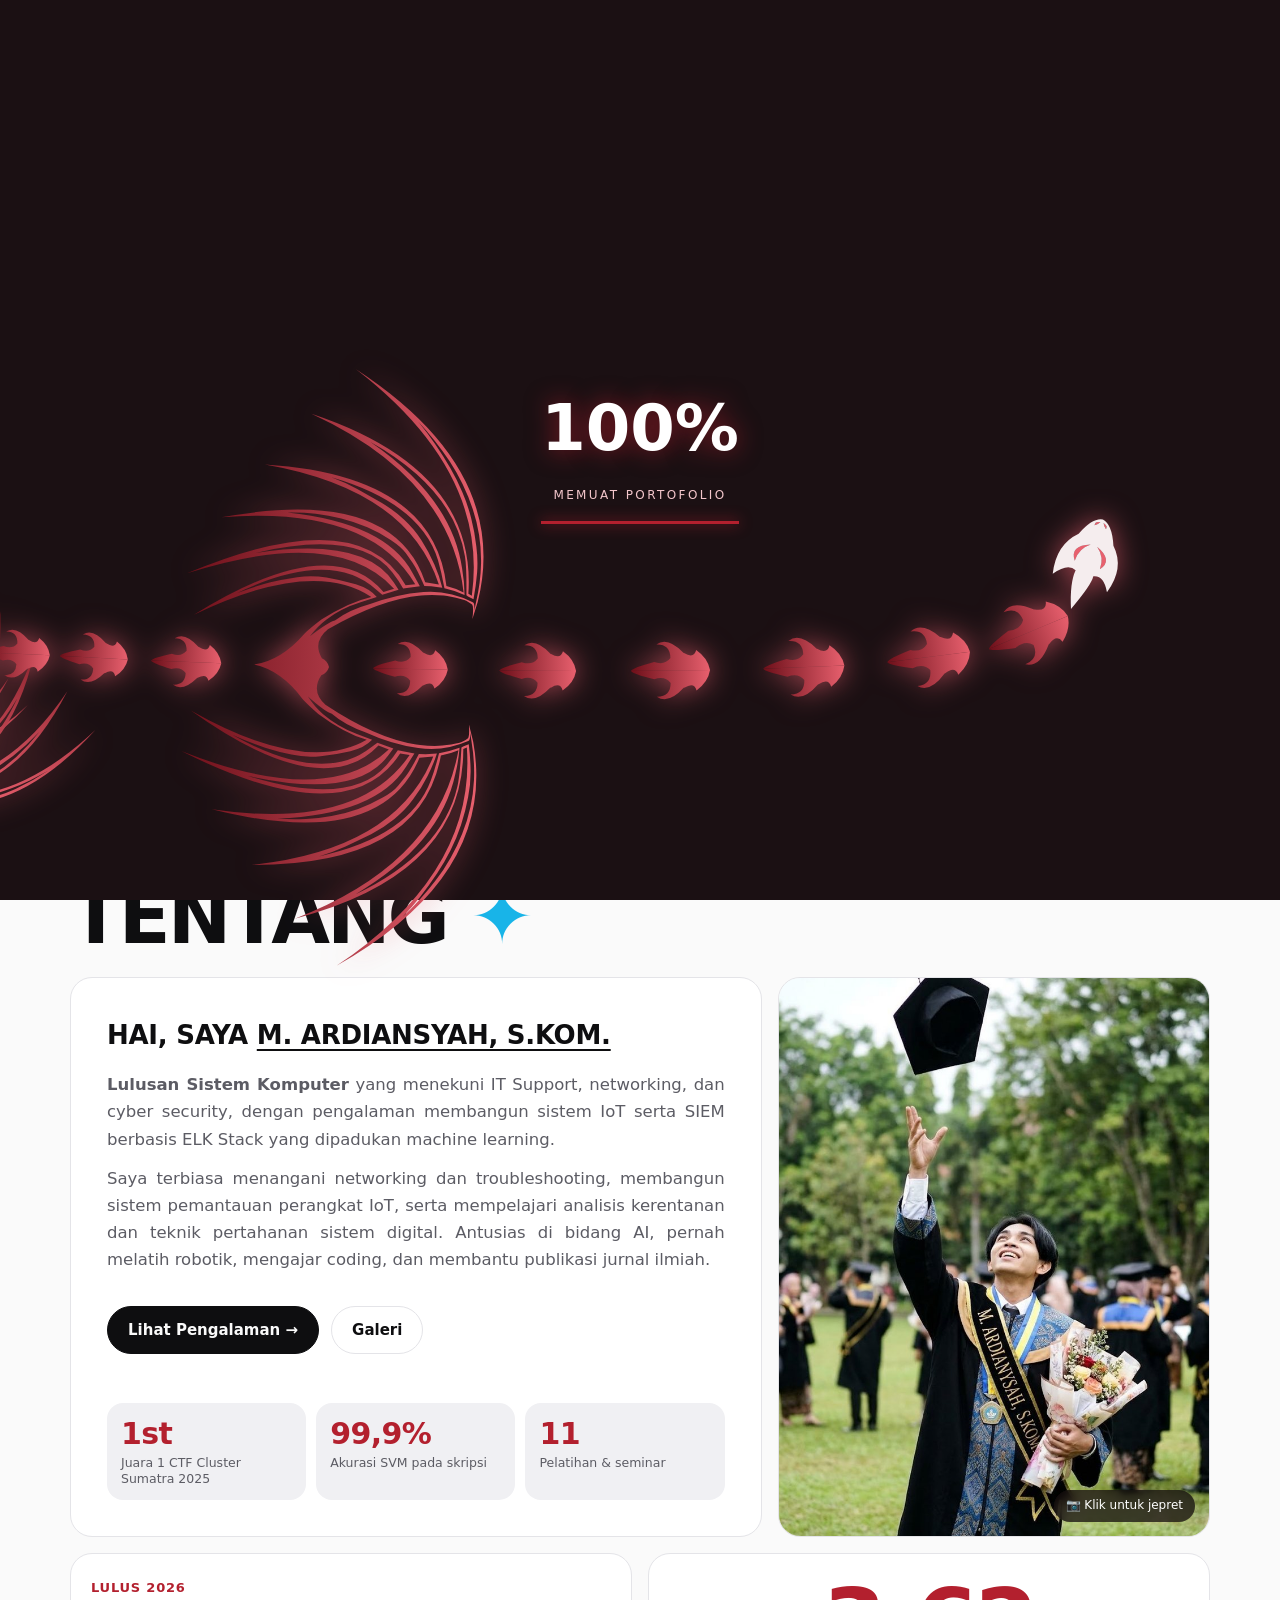
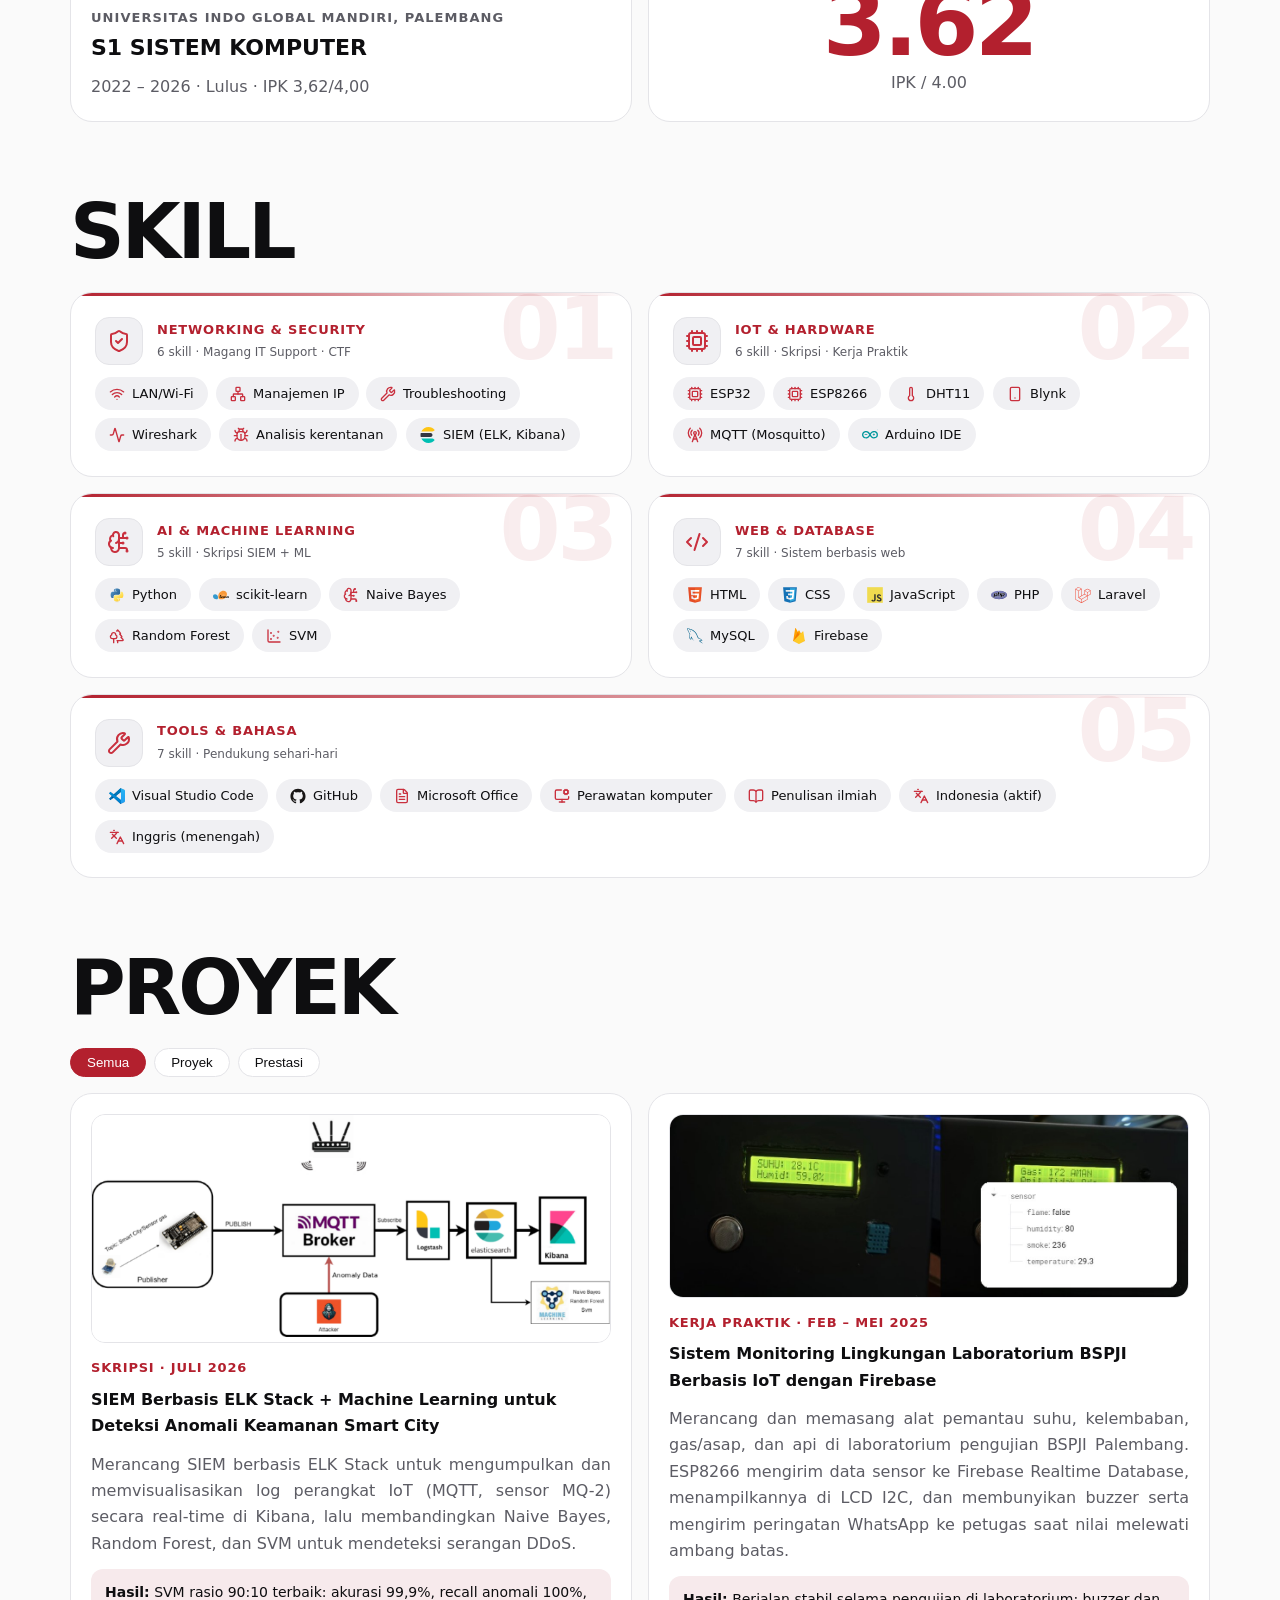
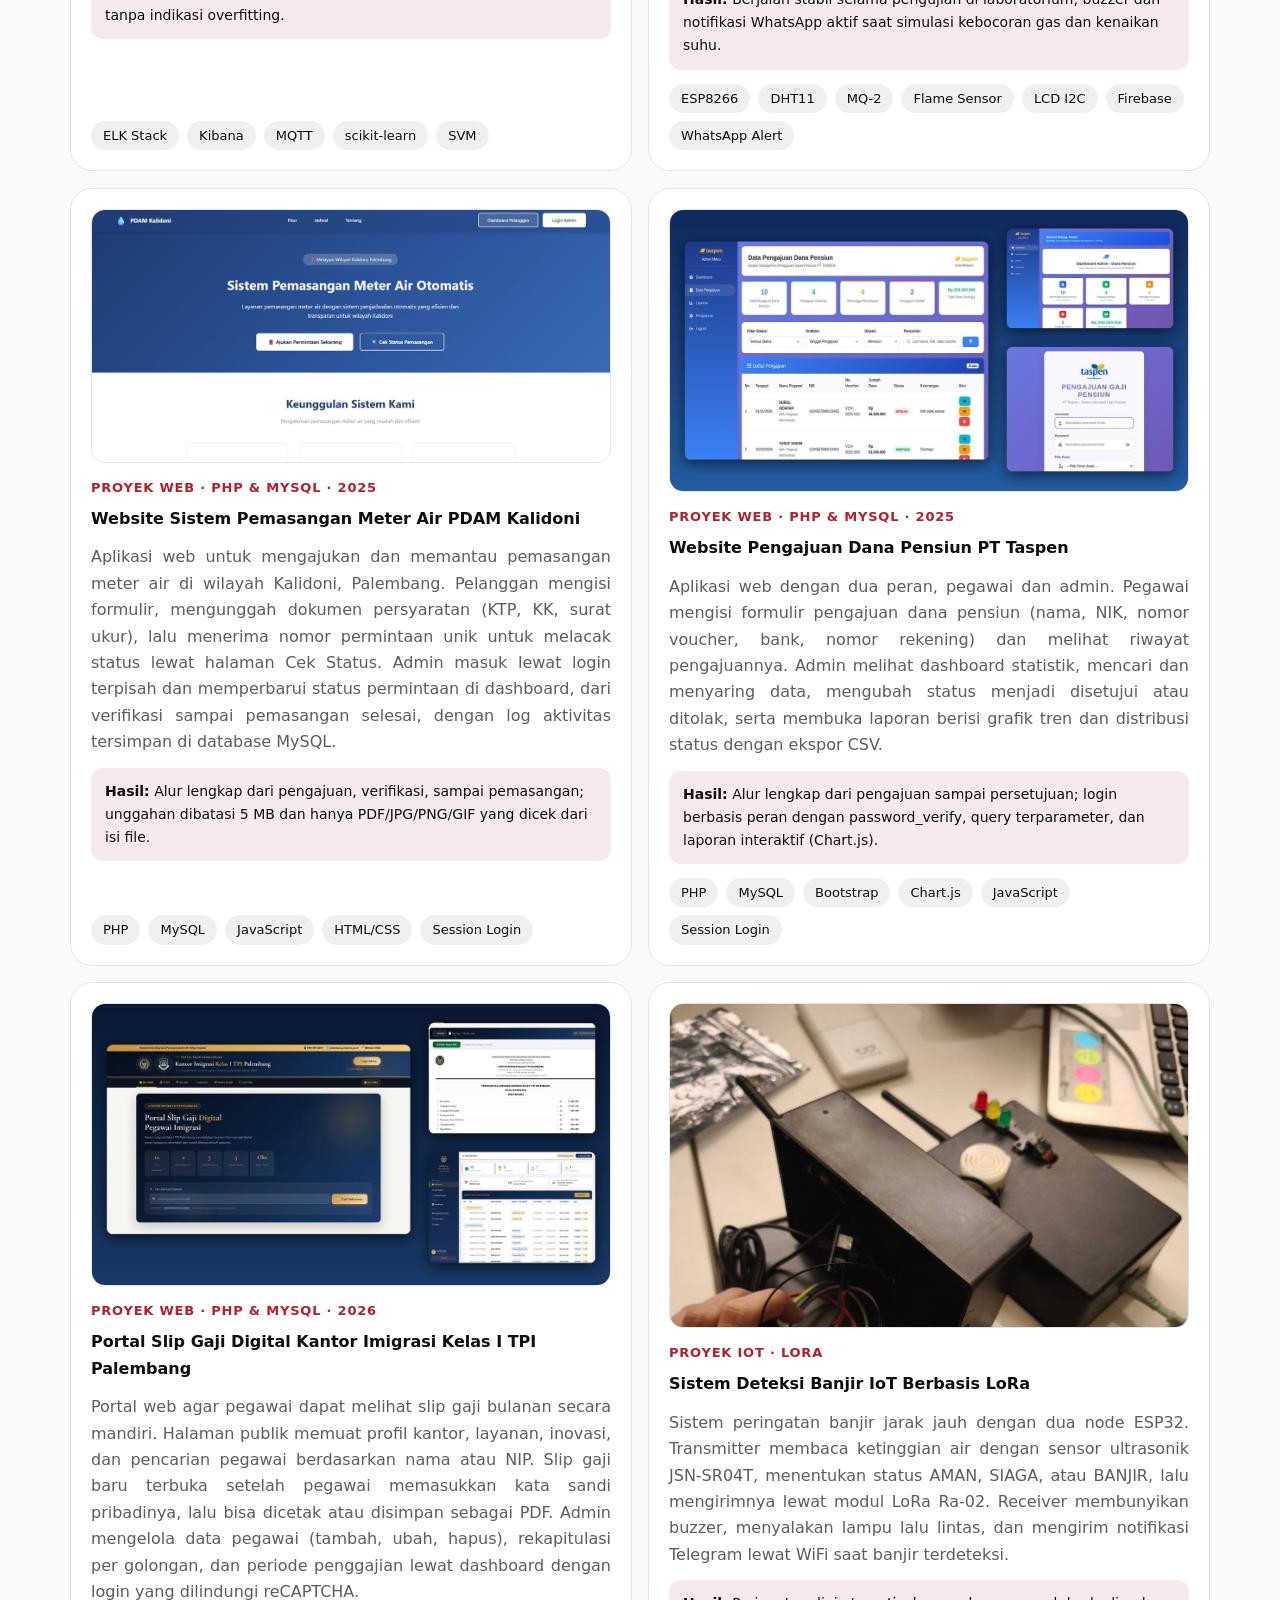
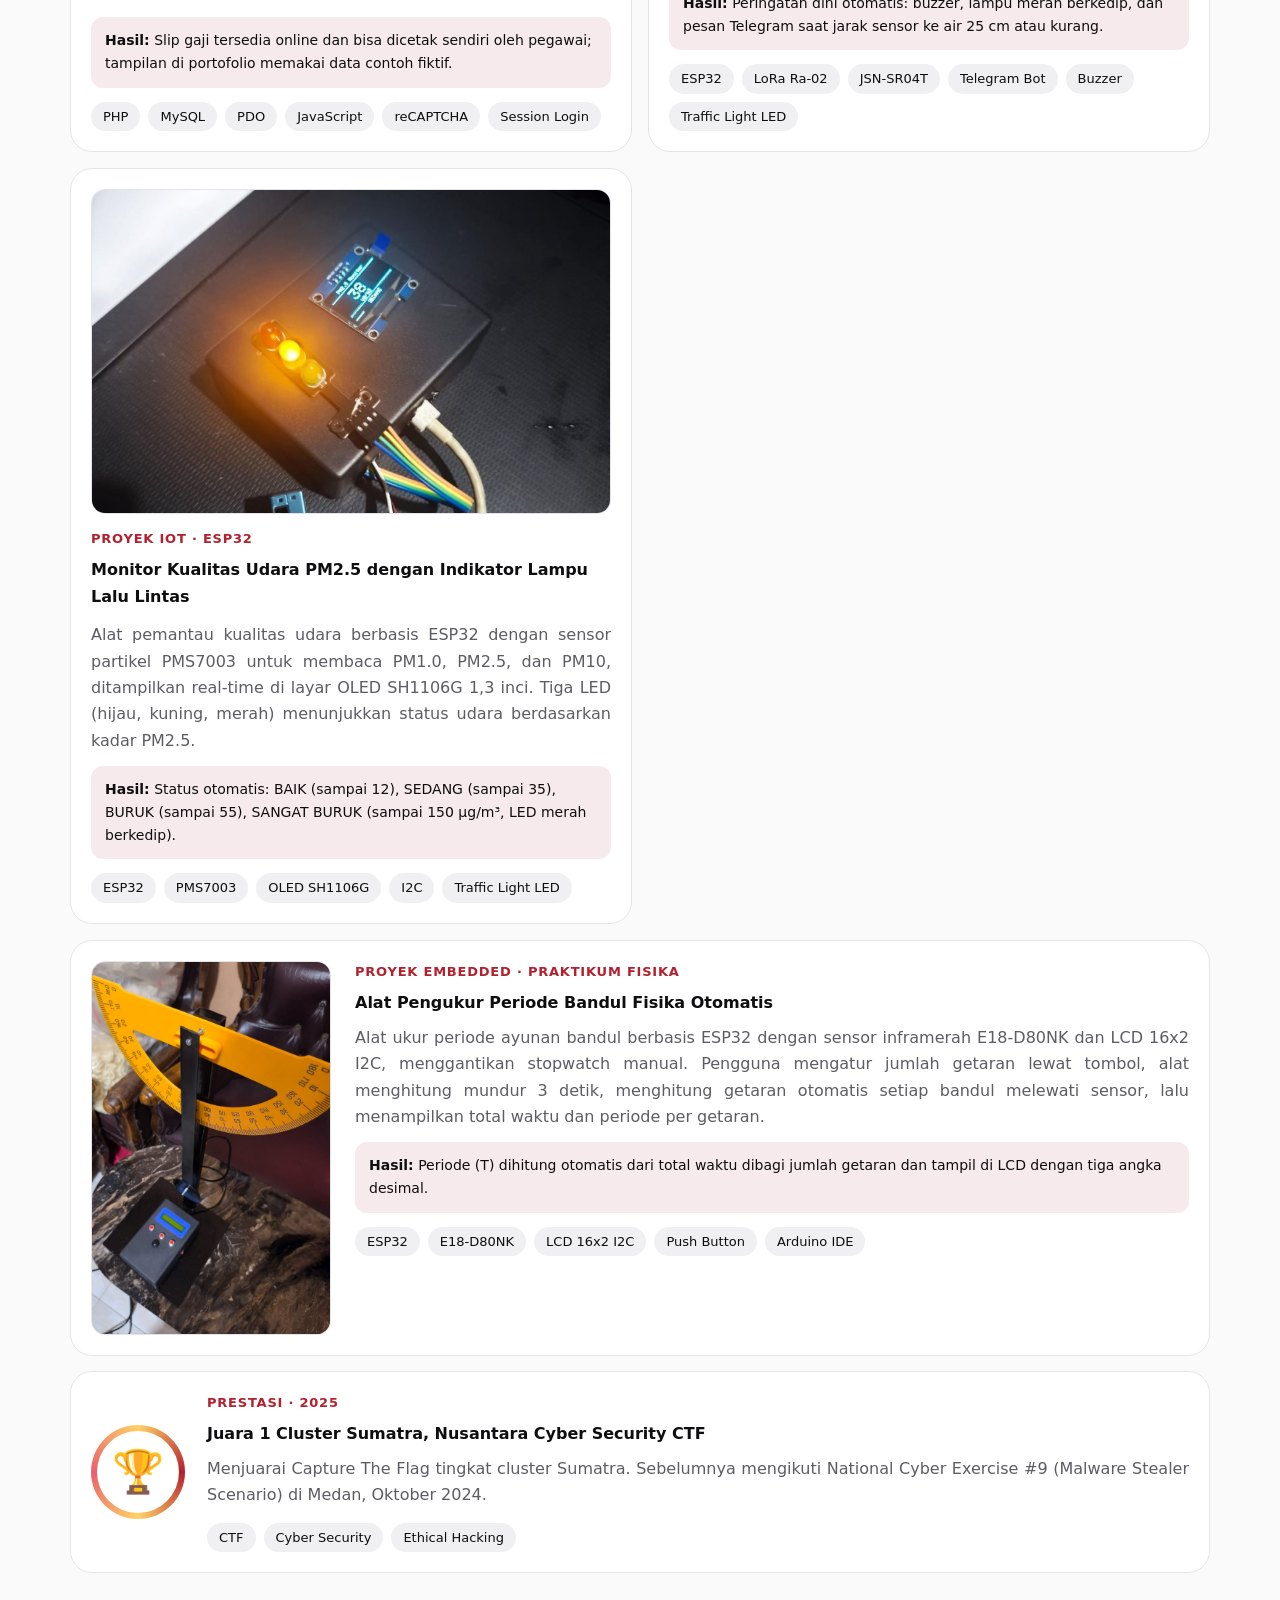
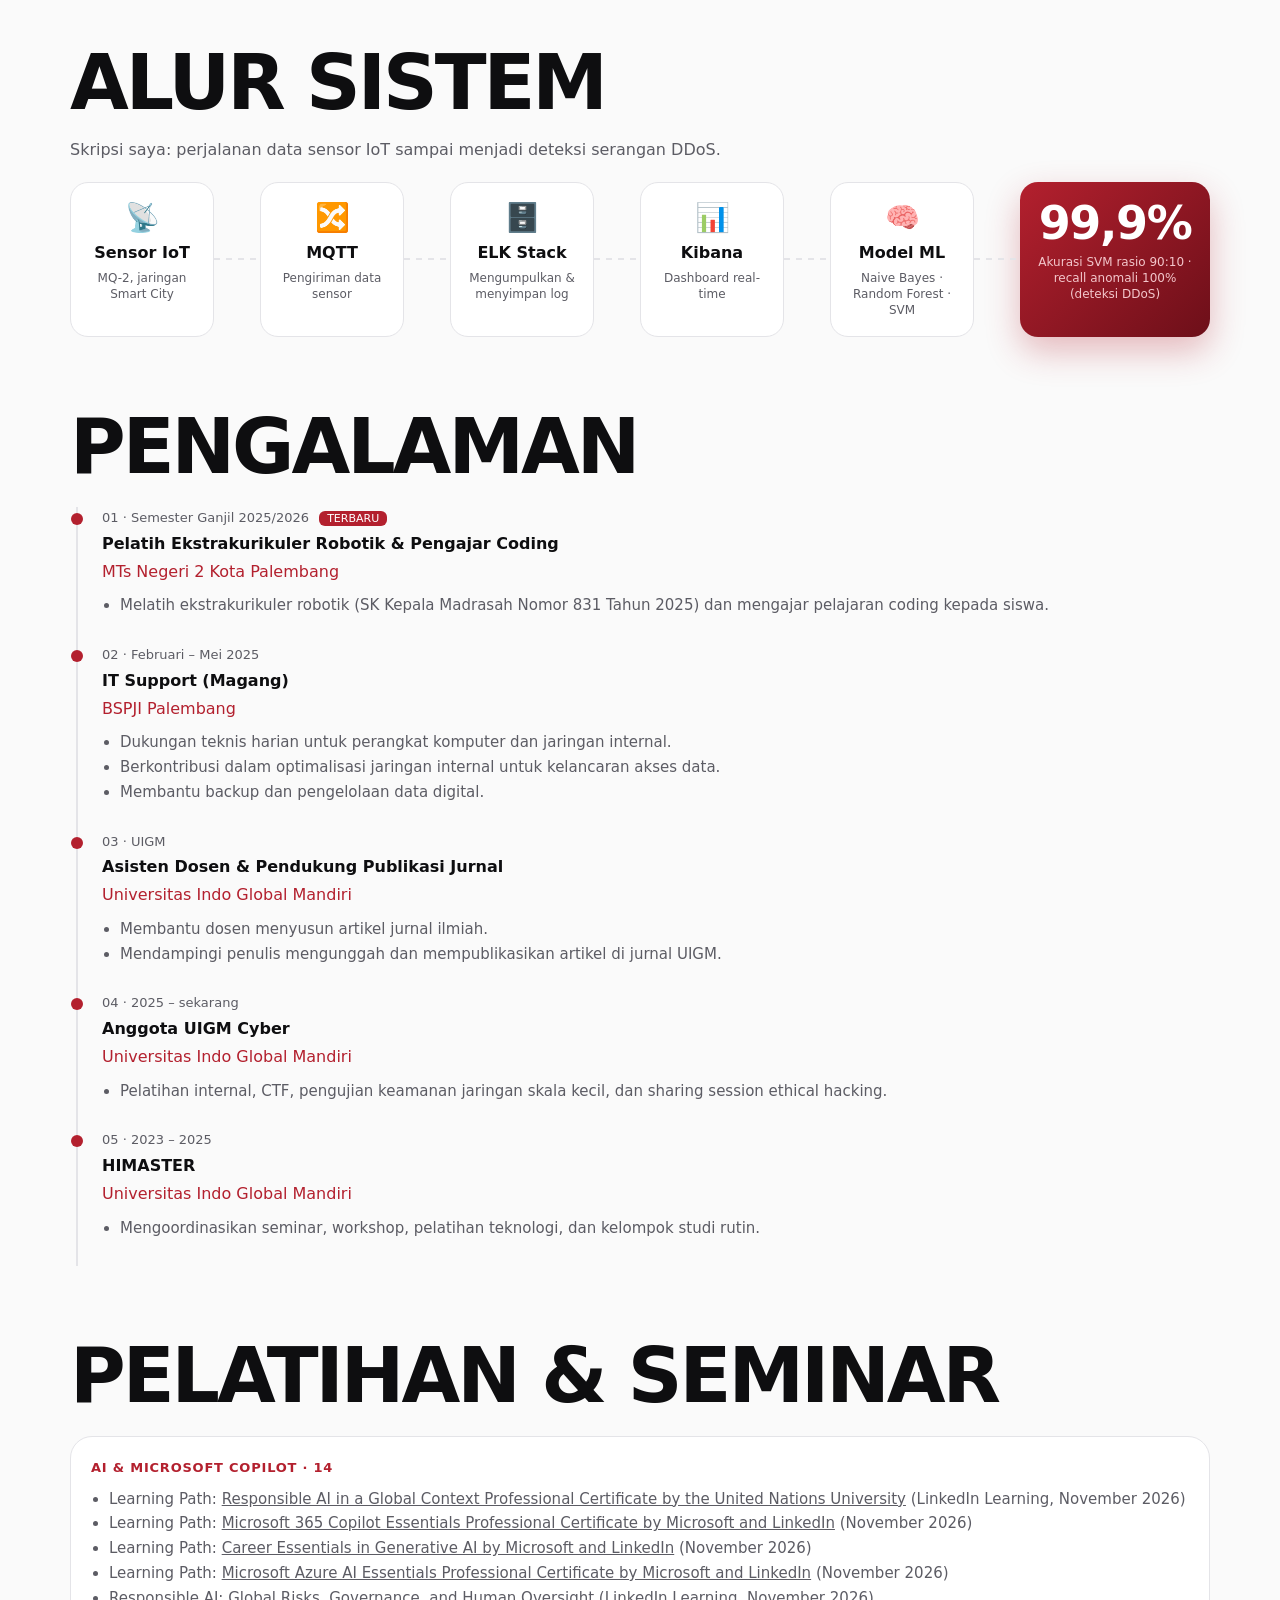
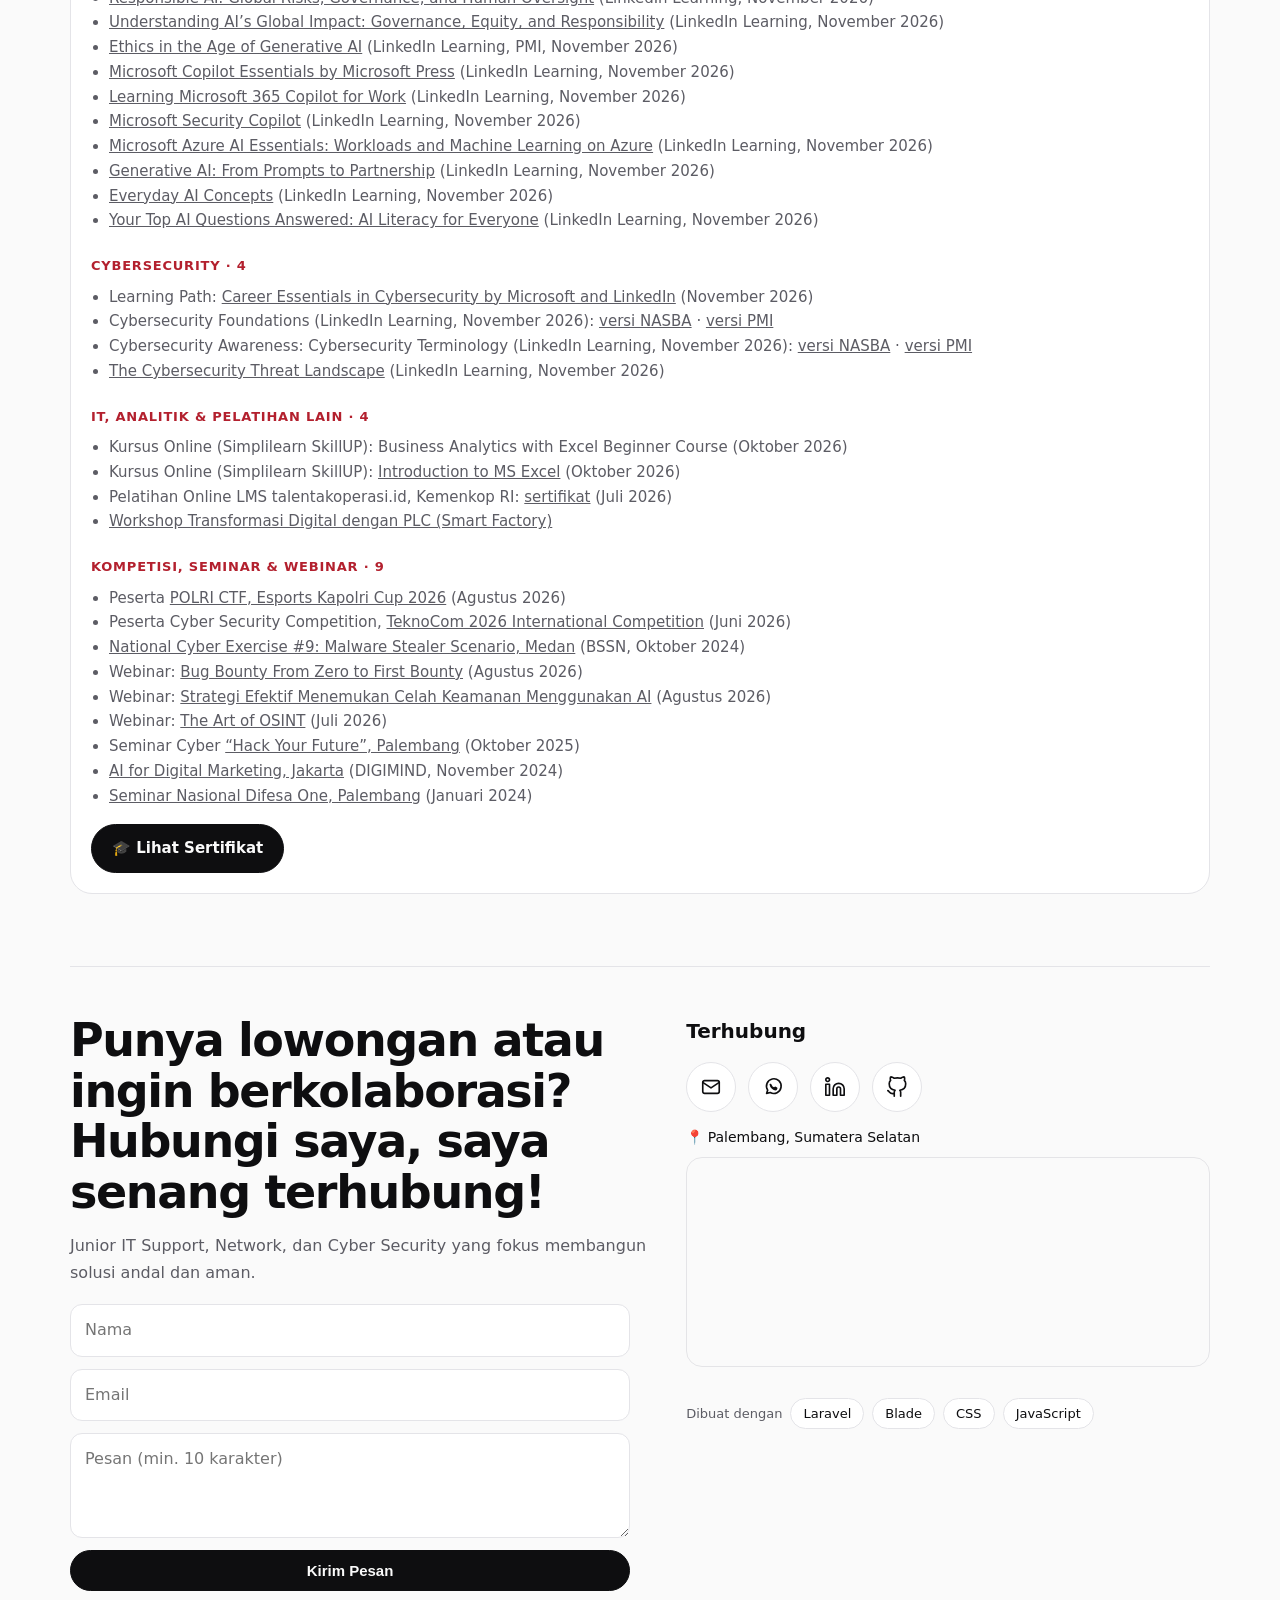
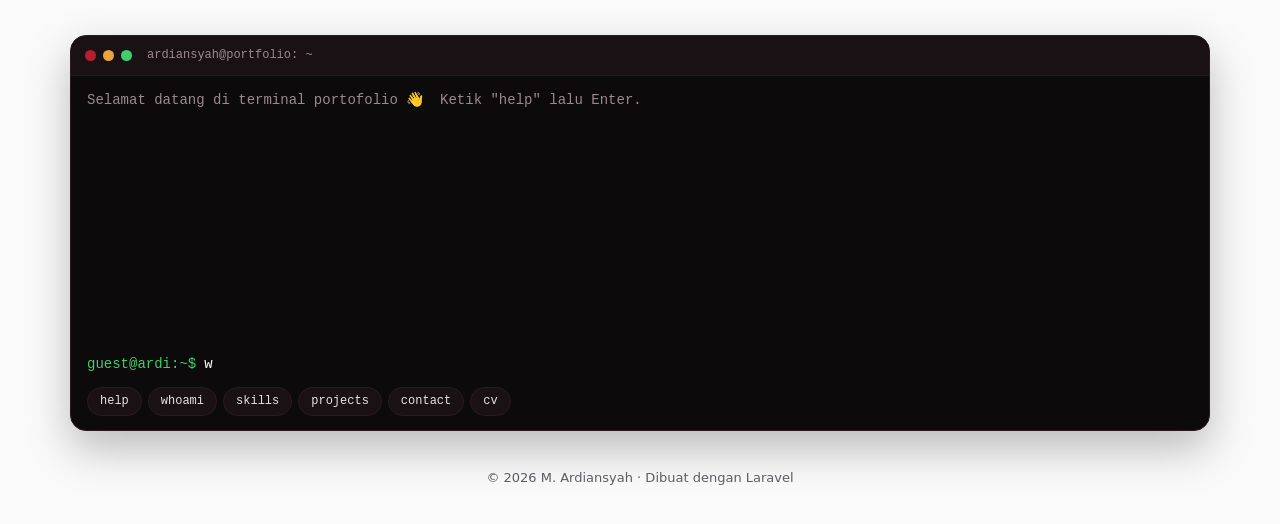
<file: index.html>
<!DOCTYPE html>
<html lang="id">
<head>
<meta charset="utf-8">
<meta name="viewport" content="width=device-width, initial-scale=1">
<title>M. Ardiansyah | IT Support, Network & Cyber Security</title>
<meta name="description" content="Portofolio M. Ardiansyah: IT Support, Networking, Cyber Security, dan IoT.">
<link rel="stylesheet" href="css/portfolio.css">
</head>
<body data-shutter="sounds/camera-shutter.mp3">
<div id="loader"><div><b id="pct">0%</b><span>MEMUAT PORTOFOLIO</span><i id="bar"></i></div></div>
<nav id="pill"><a class="logo" href="index.html" aria-label="Beranda">MA</a>
<div class="pills"><a href="index.html" data-i18n="home" data-k=""  class="act">Beranda</a><a href="index.html#tentang" data-i18n="about" data-k="tentang"  class="">Tentang</a><a href="index.html#proyek" data-i18n="projects" data-k="proyek"  class="">Proyek</a><a href="gallery.html" data-i18n="gallery" data-k=""  data-page="1"  class="">Galeri</a><a href="index.html#pengalaman" data-i18n="experience" data-k="pengalaman"  class="">Pengalaman</a><a href="index.html#kontak" data-i18n="contact" data-k="kontak"  class="">Kontak</a></div>
<div class="ctl"><button id="lang" aria-label="Bahasa"><span data-l="id" class="on">ID</span> / <span data-l="en">EN</span></button><button id="snd" aria-label="Suara klik" title="Suara klik">🔊</button><button id="theme" aria-label="Ganti tema"><i class="sun">☀</i><i class="moon">☾</i></button></div></nav>
<header class="hx" id="top"><div class="wrap hx-in">
 <div class="hx-l rv">
  <span class="hx-tag"><i></i> Terbuka untuk kerja</span>
  <h1><span class="nm">M. Ardiansyah</span><small>S.Kom.</small></h1>
  <p class="hx-type"><span id="typed"></span><u>|</u></p>
  <p class="hx-lead">Lulusan S1 Sistem Komputer yang membangun SIEM berbasis ELK Stack dengan machine learning untuk mendeteksi anomali keamanan IoT. Juara 1 Cluster Sumatra Nusantara Cyber Security CTF 2025.</p>
  <div class="btns"><a class="btn dk" href="#proyek" data-i18n="viewprojects">Lihat Proyek</a><a class="btn ol" href="#kontak" data-i18n="contactme">Hubungi Saya</a><a class="btn ol" href="files/CV_M_Ardiansyah.pdf" download>⬇ <span data-i18n="dlcv">Unduh CV</span></a><a class="btn ol" href="files/Resume_M_Ardiansyah.pdf" download>⬇ <span data-i18n="resume">Resume</span></a><a class="btn ol" href="https://drive.google.com/drive/folders/1z6vZcnr-jbo4UU7MHPB4vcX3V_z18Wk2?usp=sharing" target="_blank" rel="noopener">🎓 Sertifikat</a></div>
 </div>
 <div class="hx-r rv">
  <div class="ring"><svg viewBox="0 0 300 300" aria-hidden="true"><defs><path id="cp" d="M150,150 m-128,0 a128,128 0 1,1 256,0 a128,128 0 1,1 -256,0"/></defs><text><textPath href="#cp" textLength="796" lengthAdjust="spacing">Terbuka untuk Kerja | Terbuka untuk Kolaborasi | Terbuka untuk Kerja | Terbuka untuk Kolaborasi | </textPath></text></svg>
   <img src="img/hero.jpg" alt="Foto M. Ardiansyah"></div>
  <div class="soc">
   <a href="mailto:M.4rdi8a@gmail.com" aria-label="Email"><svg viewBox="0 0 24 24"><rect x="3" y="5" width="18" height="14" rx="2"/><path d="M3 7l9 6 9-6"/></svg></a>
   <a href="https://wa.me/6285369599253" aria-label="WhatsApp"><svg viewBox="0 0 24 24"><path d="M5 19l1.2-3.6A8 8 0 1 1 9 18z"/><path d="M9.5 9.5c.5 2 2 3.5 4 4l1-1 1.5.8-.6 1.4c-2.6.6-6-2.6-6.3-5.4z"/></svg></a><a href="https://www.linkedin.com/in/m-ardiansyah-731682294/" target="_blank" rel="noopener" aria-label="LinkedIn"><svg viewBox="0 0 24 24"><path d="M16 8a6 6 0 0 1 6 6v7h-4v-7a2 2 0 0 0-2-2 2 2 0 0 0-2 2v7h-4v-7a6 6 0 0 1 6-6z"/><rect x="2" y="9" width="4" height="12"/><circle cx="4" cy="4" r="2"/></svg></a><a href="https://github.com/m4rdi-art" target="_blank" rel="noopener" aria-label="GitHub"><svg viewBox="0 0 24 24"><path d="M9 19c-5 1.5-5-2.5-7-3m14 6v-3.87a3.37 3.37 0 0 0-.94-2.61c3.14-.35 6.44-1.54 6.44-7A5.44 5.44 0 0 0 20 4.77 5.07 5.07 0 0 0 19.91 1S18.73.65 16 2.48a13.38 13.38 0 0 0-7 0C6.27.65 5.09 1 5.09 1A5.07 5.07 0 0 0 5 4.77a5.44 5.44 0 0 0-1.5 3.78c0 5.42 3.3 6.61 6.44 7A3.37 3.37 0 0 0 9 18.13V22"/></svg></a>
   <a href="gallery.html" aria-label="Galeri"><svg viewBox="0 0 24 24"><rect x="3" y="4" width="18" height="16" rx="2"/><circle cx="9" cy="10" r="1.6"/><path d="M4 18l5-5 4 4 3-3 4 4"/></svg></a>
  </div>
 </div>
</div></header>

<div class="mq2"><div class="mqr"><span>IT Support  |  Networking  |  Cyber Security  |  IoT Developer  |  SIEM · ELK  |  Machine Learning  |  IT Support  |  Networking  |  Cyber Security  |  IoT Developer  |  SIEM · ELK  |  Machine Learning  |  </span><span>IT Support  |  Networking  |  Cyber Security  |  IoT Developer  |  SIEM · ELK  |  Machine Learning  |  IT Support  |  Networking  |  Cyber Security  |  IoT Developer  |  SIEM · ELK  |  Machine Learning  |  </span></div>
<div class="mqr rev"><span>Terbuka untuk Kerja  |  Terbuka untuk Kolaborasi  |  Terbuka untuk Kerja  |  Terbuka untuk Kolaborasi  |  Terbuka untuk Kerja  |  Terbuka untuk Kolaborasi  |  Terbuka untuk Kerja  |  Terbuka untuk Kolaborasi  |  </span><span>Terbuka untuk Kerja  |  Terbuka untuk Kolaborasi  |  Terbuka untuk Kerja  |  Terbuka untuk Kolaborasi  |  Terbuka untuk Kerja  |  Terbuka untuk Kolaborasi  |  Terbuka untuk Kerja  |  Terbuka untuk Kolaborasi  |  </span></div></div>

<main class="wrap">
<section id="tentang" class="rv"><h2 class="big"><span data-i18n="h_about">Tentang</span> <b class="spark">✦</b></h2>
<div class="ab">
 <div class="card ab-c"><h3 class="hi">HAI, SAYA <u>M. ARDIANSYAH, S.KOM.</u></h3>
  <p><b>Lulusan Sistem Komputer</b> yang menekuni IT Support, networking, dan cyber security, dengan pengalaman membangun sistem IoT serta SIEM berbasis ELK Stack yang dipadukan machine learning.</p>
  <p class="mut">Saya terbiasa menangani networking dan troubleshooting, membangun sistem pemantauan perangkat IoT, serta mempelajari analisis kerentanan dan teknik pertahanan sistem digital. Antusias di bidang AI, pernah melatih robotik, mengajar coding, dan membantu publikasi jurnal ilmiah.</p>
  <div class="btns"><a class="btn dk" href="#pengalaman">Lihat Pengalaman →</a><a class="btn ol" href="gallery.html">Galeri</a></div>
  <div class="ab-st"><div><b>1st</b><span>Juara 1 CTF Cluster Sumatra 2025</span></div><div><b>99,9%</b><span>Akurasi SVM pada skripsi</span></div><div><b>11</b><span>Pelatihan &amp; seminar</span></div></div></div>
 <div class="ab-p"><img src="img/about.jpg" alt="Wisuda M. Ardiansyah" loading="lazy"><span class="cam">📷 Klik untuk jepret</span></div>
</div>
<div class="grid g2" style="margin-top:16px">
 <div class="card edu"><span class="k">LULUS 2026</span><h4>UNIVERSITAS INDO GLOBAL MANDIRI, PALEMBANG</h4><h3>S1 SISTEM KOMPUTER</h3><p class="mut">2022 – 2026 · Lulus · IPK 3,62/4,00</p></div>
 <div class="card gpa"><b data-n="3.62">3.62</b><span>IPK / 4.00</span></div>
</div></section>

<section id="skill" class="rv"><h2 class="big"><span data-i18n="h_skill">Skill</span></h2>
<div class="sk"><div class="card sk-c"><span class="sk-bg">01</span>
 <div class="sk-h"><span class="sk-i"><img src="img/icons/l-shield-check.svg" alt="" width="24" height="24"></span><div><div class="k">Networking &amp; Security</div><small class="mut">6 skill · Magang IT Support · CTF</small></div></div>
 <div class="chips"><span class="chip" style="--i:0"><img src="img/icons/l-wifi.svg" alt="" width="16" height="16">LAN/Wi-Fi</span><span class="chip" style="--i:1"><img src="img/icons/l-network.svg" alt="" width="16" height="16">Manajemen IP</span><span class="chip" style="--i:2"><img src="img/icons/l-wrench.svg" alt="" width="16" height="16">Troubleshooting</span><span class="chip" style="--i:3"><img src="img/icons/l-activity.svg" alt="" width="16" height="16">Wireshark</span><span class="chip" style="--i:4"><img src="img/icons/l-bug.svg" alt="" width="16" height="16">Analisis kerentanan</span><span class="chip" style="--i:5"><img src="img/icons/elasticsearch.svg" alt="" width="16" height="16">SIEM (ELK, Kibana)</span></div></div> <div class="card sk-c"><span class="sk-bg">02</span>
 <div class="sk-h"><span class="sk-i"><img src="img/icons/l-cpu.svg" alt="" width="24" height="24"></span><div><div class="k">IoT &amp; Hardware</div><small class="mut">6 skill · Skripsi · Kerja Praktik</small></div></div>
 <div class="chips"><span class="chip" style="--i:0"><img src="img/icons/l-cpu.svg" alt="" width="16" height="16">ESP32</span><span class="chip" style="--i:1"><img src="img/icons/l-cpu.svg" alt="" width="16" height="16">ESP8266</span><span class="chip" style="--i:2"><img src="img/icons/l-thermometer.svg" alt="" width="16" height="16">DHT11</span><span class="chip" style="--i:3"><img src="img/icons/l-smartphone.svg" alt="" width="16" height="16">Blynk</span><span class="chip" style="--i:4"><img src="img/icons/l-radio-tower.svg" alt="" width="16" height="16">MQTT (Mosquitto)</span><span class="chip" style="--i:5"><img src="img/icons/arduino.svg" alt="" width="16" height="16">Arduino IDE</span></div></div> <div class="card sk-c"><span class="sk-bg">03</span>
 <div class="sk-h"><span class="sk-i"><img src="img/icons/l-brain-circuit.svg" alt="" width="24" height="24"></span><div><div class="k">AI &amp; Machine Learning</div><small class="mut">5 skill · Skripsi SIEM + ML</small></div></div>
 <div class="chips"><span class="chip" style="--i:0"><img src="img/icons/python.svg" alt="" width="16" height="16">Python</span><span class="chip" style="--i:1"><img src="img/icons/scikitlearn.svg" alt="" width="16" height="16">scikit-learn</span><span class="chip" style="--i:2"><img src="img/icons/l-brain-circuit.svg" alt="" width="16" height="16">Naive Bayes</span><span class="chip" style="--i:3"><img src="img/icons/l-trees.svg" alt="" width="16" height="16">Random Forest</span><span class="chip" style="--i:4"><img src="img/icons/l-chart-scatter.svg" alt="" width="16" height="16">SVM</span></div></div> <div class="card sk-c"><span class="sk-bg">04</span>
 <div class="sk-h"><span class="sk-i"><img src="img/icons/l-code-xml.svg" alt="" width="24" height="24"></span><div><div class="k">Web &amp; Database</div><small class="mut">7 skill · Sistem berbasis web</small></div></div>
 <div class="chips"><span class="chip" style="--i:0"><img src="img/icons/html5.svg" alt="" width="16" height="16">HTML</span><span class="chip" style="--i:1"><img src="img/icons/css3.svg" alt="" width="16" height="16">CSS</span><span class="chip" style="--i:2"><img src="img/icons/javascript.svg" alt="" width="16" height="16">JavaScript</span><span class="chip" style="--i:3"><img src="img/icons/php.svg" alt="" width="16" height="16">PHP</span><span class="chip" style="--i:4"><img src="img/icons/laravel.svg" alt="" width="16" height="16">Laravel</span><span class="chip" style="--i:5"><img src="img/icons/mysql.svg" alt="" width="16" height="16">MySQL</span><span class="chip" style="--i:6"><img src="img/icons/firebase.svg" alt="" width="16" height="16">Firebase</span></div></div> <div class="card sk-c"><span class="sk-bg">05</span>
 <div class="sk-h"><span class="sk-i"><img src="img/icons/l-wrench.svg" alt="" width="24" height="24"></span><div><div class="k">Tools &amp; Bahasa</div><small class="mut">7 skill · Pendukung sehari-hari</small></div></div>
 <div class="chips"><span class="chip" style="--i:0"><img src="img/icons/vscode.svg" alt="" width="16" height="16">Visual Studio Code</span><span class="chip" style="--i:1"><img src="img/icons/github.svg" alt="" width="16" height="16">GitHub</span><span class="chip" style="--i:2"><img src="img/icons/l-file-text.svg" alt="" width="16" height="16">Microsoft Office</span><span class="chip" style="--i:3"><img src="img/icons/l-monitor-cog.svg" alt="" width="16" height="16">Perawatan komputer</span><span class="chip" style="--i:4"><img src="img/icons/l-book-open.svg" alt="" width="16" height="16">Penulisan ilmiah</span><span class="chip" style="--i:5"><img src="img/icons/l-languages.svg" alt="" width="16" height="16">Indonesia (aktif)</span><span class="chip" style="--i:6"><img src="img/icons/l-languages.svg" alt="" width="16" height="16">Inggris (menengah)</span></div></div> </div></section>

<section id="proyek" class="rv"><h2 class="big"><span data-i18n="h_proj">Proyek</span></h2>
<div class="filters"><button class="on" data-f="all">Semua</button><button data-f="Proyek">Proyek</button><button data-f="Prestasi">Prestasi</button></div>
<div class="grid g2" id="plist"><article class="card hov" data-cat="Proyek"><img class="pimg"  src="img/projects/skripsi-arsitektur.png" alt="SIEM Berbasis ELK Stack + Machine Learning untuk Deteksi Anomali Keamanan Smart City" loading="lazy"><div class="k">Skripsi · Juli 2026</div><h4>SIEM Berbasis ELK Stack + Machine Learning untuk Deteksi Anomali Keamanan Smart City</h4><p>Merancang SIEM berbasis ELK Stack untuk mengumpulkan dan memvisualisasikan log perangkat IoT (MQTT, sensor MQ-2) secara real-time di Kibana, lalu membandingkan Naive Bayes, Random Forest, dan SVM untuk mendeteksi serangan DDoS.</p>
<div class="res"><b>Hasil:</b> SVM rasio 90:10 terbaik: akurasi 99,9%, recall anomali 100%, tanpa indikasi overfitting.</div><div class="chips"><span class="chip">ELK Stack</span><span class="chip">Kibana</span><span class="chip">MQTT</span><span class="chip">scikit-learn</span><span class="chip">SVM</span></div></article><article class="card hov" data-cat="Proyek"><img class="pimg"  src="img/projects/kp-monitoring-lab.jpg" alt="Sistem Monitoring Lingkungan Laboratorium BSPJI Berbasis IoT dengan Firebase" loading="lazy"><div class="k">Kerja Praktik · Feb – Mei 2025</div><h4>Sistem Monitoring Lingkungan Laboratorium BSPJI Berbasis IoT dengan Firebase</h4><p>Merancang dan memasang alat pemantau suhu, kelembaban, gas/asap, dan api di laboratorium pengujian BSPJI Palembang. ESP8266 mengirim data sensor ke Firebase Realtime Database, menampilkannya di LCD I2C, dan membunyikan buzzer serta mengirim peringatan WhatsApp ke petugas saat nilai melewati ambang batas.</p>
<div class="res"><b>Hasil:</b> Berjalan stabil selama pengujian di laboratorium; buzzer dan notifikasi WhatsApp aktif saat simulasi kebocoran gas dan kenaikan suhu.</div><div class="chips"><span class="chip">ESP8266</span><span class="chip">DHT11</span><span class="chip">MQ-2</span><span class="chip">Flame Sensor</span><span class="chip">LCD I2C</span><span class="chip">Firebase</span><span class="chip">WhatsApp Alert</span></div></article><article class="card hov" data-cat="Proyek"><img class="pimg" style="--op:center 30%" src="img/projects/pdam-kalidoni.jpg" alt="Website Sistem Pemasangan Meter Air PDAM Kalidoni" loading="lazy"><div class="k">Proyek Web · PHP &amp; MySQL · 2025</div><h4>Website Sistem Pemasangan Meter Air PDAM Kalidoni</h4><p>Aplikasi web untuk mengajukan dan memantau pemasangan meter air di wilayah Kalidoni, Palembang. Pelanggan mengisi formulir, mengunggah dokumen persyaratan (KTP, KK, surat ukur), lalu menerima nomor permintaan unik untuk melacak status lewat halaman Cek Status. Admin masuk lewat login terpisah dan memperbarui status permintaan di dashboard, dari verifikasi sampai pemasangan selesai, dengan log aktivitas tersimpan di database MySQL.</p><div class="res"><b>Hasil:</b> Alur lengkap dari pengajuan, verifikasi, sampai pemasangan; unggahan dibatasi 5 MB dan hanya PDF/JPG/PNG/GIF yang dicek dari isi file.</div><div class="chips"><span class="chip">PHP</span><span class="chip">MySQL</span><span class="chip">JavaScript</span><span class="chip">HTML/CSS</span><span class="chip">Session Login</span></div></article><article class="card hov" data-cat="Proyek"><img class="pimg" style="--op:center 30%" src="img/projects/taspen-pensiun.jpg" alt="Website Pengajuan Dana Pensiun PT Taspen" loading="lazy"><div class="k">Proyek Web · PHP &amp; MySQL · 2025</div><h4>Website Pengajuan Dana Pensiun PT Taspen</h4><p>Aplikasi web dengan dua peran, pegawai dan admin. Pegawai mengisi formulir pengajuan dana pensiun (nama, NIK, nomor voucher, bank, nomor rekening) dan melihat riwayat pengajuannya. Admin melihat dashboard statistik, mencari dan menyaring data, mengubah status menjadi disetujui atau ditolak, serta membuka laporan berisi grafik tren dan distribusi status dengan ekspor CSV.</p><div class="res"><b>Hasil:</b> Alur lengkap dari pengajuan sampai persetujuan; login berbasis peran dengan password_verify, query terparameter, dan laporan interaktif (Chart.js).</div><div class="chips"><span class="chip">PHP</span><span class="chip">MySQL</span><span class="chip">Bootstrap</span><span class="chip">Chart.js</span><span class="chip">JavaScript</span><span class="chip">Session Login</span></div></article><article class="card hov" data-cat="Proyek"><img class="pimg" style="--op:center 30%" src="img/projects/slipgaji-imigrasi.jpg" alt="Portal Slip Gaji Digital Kantor Imigrasi Kelas I TPI Palembang" loading="lazy"><div class="k">Proyek Web · PHP &amp; MySQL · 2026</div><h4>Portal Slip Gaji Digital Kantor Imigrasi Kelas I TPI Palembang</h4><p>Portal web agar pegawai dapat melihat slip gaji bulanan secara mandiri. Halaman publik memuat profil kantor, layanan, inovasi, dan pencarian pegawai berdasarkan nama atau NIP. Slip gaji baru terbuka setelah pegawai memasukkan kata sandi pribadinya, lalu bisa dicetak atau disimpan sebagai PDF. Admin mengelola data pegawai (tambah, ubah, hapus), rekapitulasi per golongan, dan periode penggajian lewat dashboard dengan login yang dilindungi reCAPTCHA.</p><div class="res"><b>Hasil:</b> Slip gaji tersedia online dan bisa dicetak sendiri oleh pegawai; tampilan di portofolio memakai data contoh fiktif.</div><div class="chips"><span class="chip">PHP</span><span class="chip">MySQL</span><span class="chip">PDO</span><span class="chip">JavaScript</span><span class="chip">reCAPTCHA</span><span class="chip">Session Login</span></div></article><article class="card hov" data-cat="Proyek"><img class="pimg fit" style="--op:center 8%"  src="img/projects/deteksi-banjir-lora.jpg" alt="Sistem Deteksi Banjir IoT Berbasis LoRa" loading="lazy"><div class="k">Proyek IoT · LoRa</div><h4>Sistem Deteksi Banjir IoT Berbasis LoRa</h4><p>Sistem peringatan banjir jarak jauh dengan dua node ESP32. Transmitter membaca ketinggian air dengan sensor ultrasonik JSN-SR04T, menentukan status AMAN, SIAGA, atau BANJIR, lalu mengirimnya lewat modul LoRa Ra-02. Receiver membunyikan buzzer, menyalakan lampu lalu lintas, dan mengirim notifikasi Telegram lewat WiFi saat banjir terdeteksi.</p>
<div class="res"><b>Hasil:</b> Peringatan dini otomatis: buzzer, lampu merah berkedip, dan pesan Telegram saat jarak sensor ke air 25 cm atau kurang.</div><div class="chips"><span class="chip">ESP32</span><span class="chip">LoRa Ra-02</span><span class="chip">JSN-SR04T</span><span class="chip">Telegram Bot</span><span class="chip">Buzzer</span><span class="chip">Traffic Light LED</span></div></article><article class="card hov" data-cat="Proyek"><img class="pimg fit" style="--op:center 40%"  src="img/projects/monitor-kualitas-udara.jpg" alt="Monitor Kualitas Udara PM2.5 dengan Indikator Lampu Lalu Lintas" loading="lazy"><div class="k">Proyek IoT · ESP32</div><h4>Monitor Kualitas Udara PM2.5 dengan Indikator Lampu Lalu Lintas</h4><p>Alat pemantau kualitas udara berbasis ESP32 dengan sensor partikel PMS7003 untuk membaca PM1.0, PM2.5, dan PM10, ditampilkan real-time di layar OLED SH1106G 1,3 inci. Tiga LED (hijau, kuning, merah) menunjukkan status udara berdasarkan kadar PM2.5.</p>
<div class="res"><b>Hasil:</b> Status otomatis: BAIK (sampai 12), SEDANG (sampai 35), BURUK (sampai 55), SANGAT BURUK (sampai 150 µg/m³, LED merah berkedip).</div><div class="chips"><span class="chip">ESP32</span><span class="chip">PMS7003</span><span class="chip">OLED SH1106G</span><span class="chip">I2C</span><span class="chip">Traffic Light LED</span></div></article><article class="card hov wide" data-cat="Proyek"><img class="pimg" src="img/projects/bandul-fisika.jpg" alt="Alat Pengukur Periode Bandul Fisika Otomatis" loading="lazy"><div class="pz-t"><div class="k">Proyek Embedded · Praktikum Fisika</div><h4>Alat Pengukur Periode Bandul Fisika Otomatis</h4><p>Alat ukur periode ayunan bandul berbasis ESP32 dengan sensor inframerah E18-D80NK dan LCD 16x2 I2C, menggantikan stopwatch manual. Pengguna mengatur jumlah getaran lewat tombol, alat menghitung mundur 3 detik, menghitung getaran otomatis setiap bandul melewati sensor, lalu menampilkan total waktu dan periode per getaran.</p>
<div class="res"><b>Hasil:</b> Periode (T) dihitung otomatis dari total waktu dibagi jumlah getaran dan tampil di LCD dengan tiga angka desimal.</div><div class="chips"><span class="chip">ESP32</span><span class="chip">E18-D80NK</span><span class="chip">LCD 16x2 I2C</span><span class="chip">Push Button</span><span class="chip">Arduino IDE</span></div></div></article><article class="card hov pz" data-cat="Prestasi"><div class="ctf-b"><span>🏆</span></div><div class="pz-t"><div class="k">Prestasi · 2025</div><h4>Juara 1 Cluster Sumatra, Nusantara Cyber Security CTF</h4><p>Menjuarai Capture The Flag tingkat cluster Sumatra. Sebelumnya mengikuti National Cyber Exercise #9 (Malware Stealer Scenario) di Medan, Oktober 2024.</p>
<div class="chips"><span class="chip">CTF</span><span class="chip">Cyber Security</span><span class="chip">Ethical Hacking</span></div></div></article></div></section>

<section id="alur" class="rv"><h2 class="big"><span data-i18n="h_flow">Alur Sistem</span></h2>
<p class="mut flow-sub">Skripsi saya: perjalanan data sensor IoT sampai menjadi deteksi serangan DDoS.</p>
<div class="flow"><div class="fn" style="--d:0s"><span class="fi">📡</span><b>Sensor IoT</b><small>MQ-2, jaringan Smart City</small></div><div class="fl" style="--d:0s"><i></i></div><div class="fn" style="--d:0.9s"><span class="fi">🔀</span><b>MQTT</b><small>Pengiriman data sensor</small></div><div class="fl" style="--d:0.9s"><i></i></div><div class="fn" style="--d:1.8s"><span class="fi">🗄️</span><b>ELK Stack</b><small>Mengumpulkan &amp; menyimpan log</small></div><div class="fl" style="--d:1.8s"><i></i></div><div class="fn" style="--d:2.7s"><span class="fi">📊</span><b>Kibana</b><small>Dashboard real-time</small></div><div class="fl" style="--d:2.7s"><i></i></div><div class="fn" style="--d:3.6s"><span class="fi">🧠</span><b>Model ML</b><small>Naive Bayes · Random Forest · SVM</small></div><div class="fl" style="--d:3.6s"><i></i></div> <div class="fres"><b>99,9%</b><small>Akurasi SVM rasio 90:10 · recall anomali 100% (deteksi DDoS)</small></div></div></section>

<section id="pengalaman" class="rv"><h2 class="big"><span data-i18n="h_exp">Pengalaman</span></h2>
<div class="tl"><div class="it"><div class="when">01 · Semester Ganjil 2025/2026 <span class="live">TERBARU</span></div><h4>Pelatih Ekstrakurikuler Robotik &amp; Pengajar Coding</h4><div class="acc">MTs Negeri 2 Kota Palembang</div><ul><li>Melatih ekstrakurikuler robotik (SK Kepala Madrasah Nomor 831 Tahun 2025) dan mengajar pelajaran coding kepada siswa.</li></ul></div><div class="it"><div class="when">02 · Februari – Mei 2025 </div><h4>IT Support (Magang)</h4><div class="acc">BSPJI Palembang</div><ul><li>Dukungan teknis harian untuk perangkat komputer dan jaringan internal.</li><li>Berkontribusi dalam optimalisasi jaringan internal untuk kelancaran akses data.</li><li>Membantu backup dan pengelolaan data digital.</li></ul></div><div class="it"><div class="when">03 · UIGM </div><h4>Asisten Dosen &amp; Pendukung Publikasi Jurnal</h4><div class="acc">Universitas Indo Global Mandiri</div><ul><li>Membantu dosen menyusun artikel jurnal ilmiah.</li><li>Mendampingi penulis mengunggah dan mempublikasikan artikel di jurnal UIGM.</li></ul></div><div class="it"><div class="when">04 · 2025 – sekarang </div><h4>Anggota UIGM Cyber</h4><div class="acc">Universitas Indo Global Mandiri</div><ul><li>Pelatihan internal, CTF, pengujian keamanan jaringan skala kecil, dan sharing session ethical hacking.</li></ul></div><div class="it"><div class="when">05 · 2023 – 2025 </div><h4>HIMASTER</h4><div class="acc">Universitas Indo Global Mandiri</div><ul><li>Mengoordinasikan seminar, workshop, pelatihan teknologi, dan kelompok studi rutin.</li></ul></div></div></section>

<section class="rv"><h2 class="big"><span data-i18n="h_train">Pelatihan & Seminar</span></h2><div class="card"><div class="k" style="margin:0px 0 8px">AI &amp; Microsoft Copilot · 14</div><ul class="plain"><li>Learning Path: <a href="files/sertifikat/responsible-ai-global-context-unu.pdf" target="_blank" rel="noopener">Responsible AI in a Global Context Professional Certificate by the United Nations University</a> (LinkedIn Learning, November 2026)</li><li>Learning Path: <a href="files/sertifikat/microsoft-365-copilot-essentials-professional-certificate.pdf" target="_blank" rel="noopener">Microsoft 365 Copilot Essentials Professional Certificate by Microsoft and LinkedIn</a> (November 2026)</li><li>Learning Path: <a href="files/sertifikat/career-essentials-generative-ai.pdf" target="_blank" rel="noopener">Career Essentials in Generative AI by Microsoft and LinkedIn</a> (November 2026)</li><li>Learning Path: <a href="files/sertifikat/azure-ai-essentials-professional-certificate.pdf" target="_blank" rel="noopener">Microsoft Azure AI Essentials Professional Certificate by Microsoft and LinkedIn</a> (November 2026)</li><li><a href="files/sertifikat/responsible-ai-global-risks.pdf" target="_blank" rel="noopener">Responsible AI: Global Risks, Governance, and Human Oversight</a> (LinkedIn Learning, November 2026)</li><li><a href="files/sertifikat/understanding-ai-global-impact.pdf" target="_blank" rel="noopener">Understanding AI’s Global Impact: Governance, Equity, and Responsibility</a> (LinkedIn Learning, November 2026)</li><li><a href="files/sertifikat/ethics-generative-ai.pdf" target="_blank" rel="noopener">Ethics in the Age of Generative AI</a> (LinkedIn Learning, PMI, November 2026)</li><li><a href="files/sertifikat/microsoft-copilot-essentials-press.pdf" target="_blank" rel="noopener">Microsoft Copilot Essentials by Microsoft Press</a> (LinkedIn Learning, November 2026)</li><li><a href="files/sertifikat/microsoft-365-copilot-for-work.pdf" target="_blank" rel="noopener">Learning Microsoft 365 Copilot for Work</a> (LinkedIn Learning, November 2026)</li><li><a href="files/sertifikat/microsoft-security-copilot.pdf" target="_blank" rel="noopener">Microsoft Security Copilot</a> (LinkedIn Learning, November 2026)</li><li><a href="files/sertifikat/azure-ai-essentials-workloads-ml.pdf" target="_blank" rel="noopener">Microsoft Azure AI Essentials: Workloads and Machine Learning on Azure</a> (LinkedIn Learning, November 2026)</li><li><a href="files/sertifikat/generative-ai-prompts-to-partnership.pdf" target="_blank" rel="noopener">Generative AI: From Prompts to Partnership</a> (LinkedIn Learning, November 2026)</li><li><a href="files/sertifikat/everyday-ai-concepts.pdf" target="_blank" rel="noopener">Everyday AI Concepts</a> (LinkedIn Learning, November 2026)</li><li><a href="files/sertifikat/ai-literacy-for-everyone.pdf" target="_blank" rel="noopener">Your Top AI Questions Answered: AI Literacy for Everyone</a> (LinkedIn Learning, November 2026)</li></ul><div class="k" style="margin:22px 0 8px">Cybersecurity · 4</div><ul class="plain"><li>Learning Path: <a href="files/sertifikat/career-essentials-cybersecurity.pdf" target="_blank" rel="noopener">Career Essentials in Cybersecurity by Microsoft and LinkedIn</a> (November 2026)</li><li>Cybersecurity Foundations (LinkedIn Learning, November 2026): <a href="files/sertifikat/cybersecurity-foundations-nasba.pdf" target="_blank" rel="noopener">versi NASBA</a> · <a href="files/sertifikat/cybersecurity-foundations-pmi.pdf" target="_blank" rel="noopener">versi PMI</a></li><li>Cybersecurity Awareness: Cybersecurity Terminology (LinkedIn Learning, November 2026): <a href="files/sertifikat/cybersecurity-awareness-nasba.pdf" target="_blank" rel="noopener">versi NASBA</a> · <a href="files/sertifikat/cybersecurity-awareness-pmi.pdf" target="_blank" rel="noopener">versi PMI</a></li><li><a href="files/sertifikat/cybersecurity-threat-landscape.pdf" target="_blank" rel="noopener">The Cybersecurity Threat Landscape</a> (LinkedIn Learning, November 2026)</li></ul><div class="k" style="margin:22px 0 8px">IT, Analitik &amp; Pelatihan Lain · 4</div><ul class="plain"><li>Kursus Online (Simplilearn SkillUP): Business Analytics with Excel Beginner Course (Oktober 2026)</li><li>Kursus Online (Simplilearn SkillUP): <a href="files/sertifikat/simplilearn-intro-ms-excel.pdf" target="_blank" rel="noopener">Introduction to MS Excel</a> (Oktober 2026)</li><li>Pelatihan Online LMS talentakoperasi.id, Kemenkop RI: <a href="files/sertifikat/kemenkop-lms-talentakoperasi.pdf" target="_blank" rel="noopener">sertifikat</a> (Juli 2026)</li><li><a href="files/sertifikat/workshop-plc-smart-factory.jpg" target="_blank" rel="noopener">Workshop Transformasi Digital dengan PLC (Smart Factory)</a></li></ul><div class="k" style="margin:22px 0 8px">Kompetisi, Seminar &amp; Webinar · 9</div><ul class="plain"><li>Peserta <a href="files/sertifikat/polri-ctf-kapolri-cup-2026.pdf" target="_blank" rel="noopener">POLRI CTF, Esports Kapolri Cup 2026</a> (Agustus 2026)</li><li>Peserta Cyber Security Competition, <a href="files/sertifikat/teknocom-2026-cyber-security-competition.pdf" target="_blank" rel="noopener">TeknoCom 2026 International Competition</a> (Juni 2026)</li><li><a href="files/sertifikat/national-cyber-exercise-9-medan.pdf" target="_blank" rel="noopener">National Cyber Exercise #9: Malware Stealer Scenario, Medan</a> (BSSN, Oktober 2024)</li><li>Webinar: <a href="files/sertifikat/webinar-bug-bounty.pdf" target="_blank" rel="noopener">Bug Bounty From Zero to First Bounty</a> (Agustus 2026)</li><li>Webinar: <a href="files/sertifikat/webinar-strategi-celah-keamanan-ai.pdf" target="_blank" rel="noopener">Strategi Efektif Menemukan Celah Keamanan Menggunakan AI</a> (Agustus 2026)</li><li>Webinar: <a href="files/sertifikat/webinar-art-of-osint.pdf" target="_blank" rel="noopener">The Art of OSINT</a> (Juli 2026)</li><li>Seminar Cyber <a href="files/sertifikat/seminar-hack-your-future.jpg" target="_blank" rel="noopener">“Hack Your Future”, Palembang</a> (Oktober 2025)</li><li><a href="files/sertifikat/webinar-ai-digital-marketing.jpg" target="_blank" rel="noopener">AI for Digital Marketing, Jakarta</a> (DIGIMIND, November 2024)</li><li><a href="files/sertifikat/seminar-difesa-one.jpg" target="_blank" rel="noopener">Seminar Nasional Difesa One, Palembang</a> (Januari 2024)</li></ul><div class="btns" style="margin-top:16px"><a class="btn dk" href="https://drive.google.com/drive/folders/1z6vZcnr-jbo4UU7MHPB4vcX3V_z18Wk2?usp=sharing" target="_blank" rel="noopener">🎓 Lihat Sertifikat</a></div></div></section>

<section id="kontak" class="rv"><div class="ct">
 <div class="ct-l"><h2 class="ct-h">Punya lowongan atau ingin berkolaborasi? Hubungi saya, saya senang terhubung!</h2>
  <p class="mut">Junior IT Support, Network, dan Cyber Security yang fokus membangun solusi andal dan aman.</p>
    <form id="cf" action="#" onsubmit="return mk(this)"><input name="name" placeholder="Nama" required><input name="email" type="email" placeholder="Email" required>
   <textarea name="message" rows="3" placeholder="Pesan (min. 10 karakter)" minlength="10" required></textarea>
   <button class="btn dk" type="submit" data-i18n="send">Kirim Pesan</button></form>
<script>function mk(f){var s=encodeURIComponent("Pesan dari portofolio - "+f.name.value),b=encodeURIComponent(f.message.value+"\n\n"+f.name.value+" ("+f.email.value+")");location.href="mailto:M.4rdi8a@gmail.com?subject="+s+"&body="+b;return false}</script></div>
 <div class="ct-r"><h4>Terhubung</h4>
  <div class="soc left"><a href="mailto:M.4rdi8a@gmail.com" aria-label="Email"><svg viewBox="0 0 24 24"><rect x="3" y="5" width="18" height="14" rx="2"/><path d="M3 7l9 6 9-6"/></svg></a><a href="https://wa.me/6285369599253" aria-label="WhatsApp"><svg viewBox="0 0 24 24"><path d="M5 19l1.2-3.6A8 8 0 1 1 9 18z"/><path d="M9.5 9.5c.5 2 2 3.5 4 4l1-1 1.5.8-.6 1.4c-2.6.6-6-2.6-6.3-5.4z"/></svg></a><a href="https://www.linkedin.com/in/m-ardiansyah-731682294/" target="_blank" rel="noopener" aria-label="LinkedIn"><svg viewBox="0 0 24 24"><path d="M16 8a6 6 0 0 1 6 6v7h-4v-7a2 2 0 0 0-2-2 2 2 0 0 0-2 2v7h-4v-7a6 6 0 0 1 6-6z"/><rect x="2" y="9" width="4" height="12"/><circle cx="4" cy="4" r="2"/></svg></a><a href="https://github.com/m4rdi-art" target="_blank" rel="noopener" aria-label="GitHub"><svg viewBox="0 0 24 24"><path d="M9 19c-5 1.5-5-2.5-7-3m14 6v-3.87a3.37 3.37 0 0 0-.94-2.61c3.14-.35 6.44-1.54 6.44-7A5.44 5.44 0 0 0 20 4.77 5.07 5.07 0 0 0 19.91 1S18.73.65 16 2.48a13.38 13.38 0 0 0-7 0C6.27.65 5.09 1 5.09 1A5.07 5.07 0 0 0 5 4.77a5.44 5.44 0 0 0-1.5 3.78c0 5.42 3.3 6.61 6.44 7A3.37 3.37 0 0 0 9 18.13V22"/></svg></a></div>
  <p class="loc">📍 Palembang, Sumatera Selatan</p>
  <iframe class="map" title="Peta Palembang" loading="lazy" referrerpolicy="strict-origin-when-cross-origin" sandbox="allow-scripts allow-same-origin allow-popups allow-popups-to-escape-sandbox" src="https://www.google.com/maps?q=Palembang,Sumatera+Selatan&output=embed"></iframe>
  <div class="built"><span>Dibuat dengan</span><i>Laravel</i><i>Blade</i><i>CSS</i><i>JavaScript</i></div></div>
</div>
<script type="application/json" id="term-data">{"name":"M. Ardiansyah","tagline":"Lulusan S1 Sistem Komputer yang membangun SIEM berbasis ELK Stack dengan machine learning untuk mendeteksi anomali keamanan IoT. Juara 1 Cluster Sumatra Nusantara Cyber Security CTF 2025.","roles":["IT Support","Networking","Cyber Security","IoT Developer"],"city":"Palembang, Sumatera Selatan","email":"M.4rdi8a@gmail.com","wa":"https:\/\/wa.me\/6285369599253","linkedin":"https:\/\/www.linkedin.com\/in\/m-ardiansyah-731682294\/","github":"https:\/\/github.com\/m4rdi-art","skills":{"Networking \u0026 Security":["LAN\/Wi-Fi","Manajemen IP","Troubleshooting","Wireshark","Analisis kerentanan","SIEM (ELK, Kibana)"],"IoT \u0026 Hardware":["ESP32","ESP8266","DHT11","Blynk","MQTT (Mosquitto)","Arduino IDE"],"AI \u0026 Machine Learning":["Python","scikit-learn","Naive Bayes","Random Forest","SVM"],"Web \u0026 Database":["HTML","CSS","JavaScript","PHP","Laravel","MySQL","Firebase"],"Tools \u0026 Bahasa":["Visual Studio Code","GitHub","Microsoft Office","Perawatan komputer","Penulisan ilmiah","Indonesia (aktif)","Inggris (menengah)"]},"projects":[{"title":"SIEM Berbasis ELK Stack + Machine Learning untuk Deteksi Anomali Keamanan Smart City","tag":"Skripsi \u00b7 Juli 2026","result":"SVM rasio 90:10 terbaik: akurasi 99,9%, recall anomali 100%, tanpa indikasi overfitting."},{"title":"Sistem Monitoring Lingkungan Laboratorium BSPJI Berbasis IoT dengan Firebase","tag":"Kerja Praktik \u00b7 Feb \u2013 Mei 2025","result":"Berjalan stabil selama pengujian di laboratorium; buzzer dan notifikasi WhatsApp aktif saat simulasi kebocoran gas dan kenaikan suhu."},{"title":"Sistem Deteksi Banjir IoT Berbasis LoRa","tag":"Proyek IoT \u00b7 LoRa","result":"Peringatan dini otomatis: buzzer, lampu merah berkedip, dan pesan Telegram saat jarak sensor ke air 25 cm atau kurang."},{"title":"Monitor Kualitas Udara PM2.5 dengan Indikator Lampu Lalu Lintas","tag":"Proyek IoT \u00b7 ESP32","result":"Status otomatis: BAIK (sampai 12), SEDANG (sampai 35), BURUK (sampai 55), SANGAT BURUK (sampai 150 \u00b5g\/m\u00b3, LED merah berkedip)."},{"title":"Alat Pengukur Periode Bandul Fisika Otomatis","tag":"Proyek Embedded \u00b7 Praktikum Fisika","result":"Periode (T) dihitung otomatis dari total waktu dibagi jumlah getaran dan tampil di LCD dengan tiga angka desimal."},{"title":"Juara 1 Cluster Sumatra, Nusantara Cyber Security CTF","tag":"Prestasi \u00b7 2025","result":null}],"experience":[["Semester Ganjil 2025\/2026","Pelatih Ekstrakurikuler Robotik \u0026 Pengajar Coding","MTs Negeri 2 Kota Palembang"],["Februari \u2013 Mei 2025","IT Support (Magang)","BSPJI Palembang"],["UIGM","Asisten Dosen \u0026 Pendukung Publikasi Jurnal","Universitas Indo Global Mandiri"],["2025 \u2013 sekarang","Anggota UIGM Cyber","Universitas Indo Global Mandiri"],["2023 \u2013 2025","HIMASTER","Universitas Indo Global Mandiri"]],"edu":["S1 Sistem Komputer","Universitas Indo Global Mandiri, Palembang","2022 \u2013 2026 \u00b7 Lulus \u00b7 IPK 3,62\/4,00"],"cv":"files\/CV_M_Ardiansyah.pdf","resume":"files\/Resume_M_Ardiansyah.pdf"}</script>
<div class="term" id="term"><div class="term-bar"><i></i><i></i><i></i><span>ardiansyah@portfolio: ~</span></div>
 <div class="term-body" id="term-out" aria-live="polite"></div>
 <div class="term-in"><span class="ps">guest@ardi:~$</span><input id="term-cmd" type="text" autocomplete="off" autocapitalize="off" spellcheck="false" aria-label="Ketik perintah terminal"></div>
 <div class="term-quick"><button type="button" data-c="help">help</button><button type="button" data-c="whoami">whoami</button><button type="button" data-c="skills">skills</button><button type="button" data-c="projects">projects</button><button type="button" data-c="contact">contact</button><button type="button" data-c="cv">cv</button></div></div>
</section>
</main>
<footer>© 2026 M. Ardiansyah · Dibuat dengan Laravel</footer>
<script src="js/portfolio.js"></script>
<script src="js/dragon.js"></script>
<script src="js/extras.js"></script>
</body>
</html>
</file>
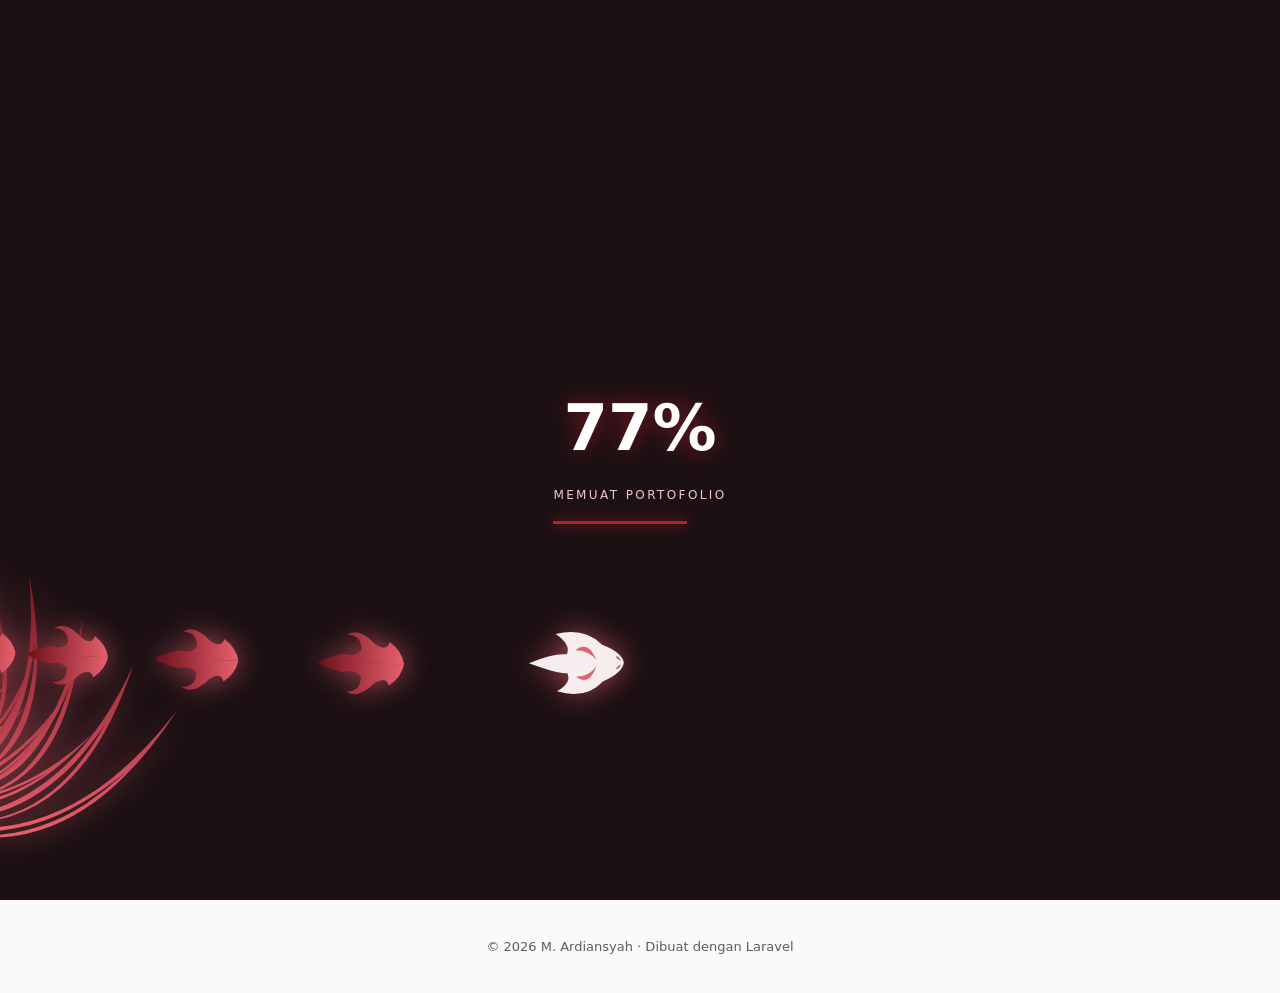
<file: gallery.html>
<!DOCTYPE html>
<html lang="id">
<head>
<meta charset="utf-8">
<meta name="viewport" content="width=device-width, initial-scale=1">
<title>M. Ardiansyah | IT Support, Network & Cyber Security</title>
<meta name="description" content="Portofolio M. Ardiansyah: IT Support, Networking, Cyber Security, dan IoT.">
<link rel="stylesheet" href="css/portfolio.css">
</head>
<body data-shutter="sounds/camera-shutter.mp3">
<div id="loader"><div><b id="pct">0%</b><span>MEMUAT PORTOFOLIO</span><i id="bar"></i></div></div>
<nav id="pill"><a class="logo" href="index.html" aria-label="Beranda">MA</a>
<div class="pills"><a href="index.html" data-i18n="home" data-k=""  class="">Beranda</a><a href="index.html#tentang" data-i18n="about" data-k="tentang"  class="">Tentang</a><a href="index.html#proyek" data-i18n="projects" data-k="proyek"  class="">Proyek</a><a href="gallery.html" data-i18n="gallery" data-k=""  data-page="1"  class="act">Galeri</a><a href="index.html#pengalaman" data-i18n="experience" data-k="pengalaman"  class="">Pengalaman</a><a href="index.html#kontak" data-i18n="contact" data-k="kontak"  class="">Kontak</a></div>
<div class="ctl"><button id="lang" aria-label="Bahasa"><span data-l="id" class="on">ID</span> / <span data-l="en">EN</span></button><button id="snd" aria-label="Suara klik" title="Suara klik">🔊</button><button id="theme" aria-label="Ganti tema"><i class="sun">☀</i><i class="moon">☾</i></button></div></nav>
<div class="gal">
 <div class="gal-title"><h1 data-i18n="gallery">Galeri</h1><p>Momen belajar, organisasi, dan perjalanan. Klik foto untuk memperbesar.</p></div>
 <div class="stage"><div class="col up"><img src="img/gallery/global-radio.jpg" alt="Foto galeri" loading="lazy"><img src="img/gallery/wisuda-teman.jpg" alt="Foto galeri" loading="lazy"><img src="img/gallery/skripsi-almamater.jpg" alt="Foto galeri" loading="lazy"> <img src="img/gallery/global-radio.jpg" alt="Foto galeri" loading="lazy"><img src="img/gallery/wisuda-teman.jpg" alt="Foto galeri" loading="lazy"><img src="img/gallery/skripsi-almamater.jpg" alt="Foto galeri" loading="lazy"> </div><div class="col dn"><img src="img/gallery/presentasi-sistem.jpg" alt="Foto galeri" loading="lazy"><img src="img/gallery/wisuda-toga.jpg" alt="Foto galeri" loading="lazy"><img src="img/gallery/wisuda-studio.jpg" alt="Foto galeri" loading="lazy"> <img src="img/gallery/presentasi-sistem.jpg" alt="Foto galeri" loading="lazy"><img src="img/gallery/wisuda-toga.jpg" alt="Foto galeri" loading="lazy"><img src="img/gallery/wisuda-studio.jpg" alt="Foto galeri" loading="lazy"> </div><div class="col up"><img src="img/gallery/skripsi-almamater.jpg" alt="Foto galeri" loading="lazy"><img src="img/gallery/global-radio.jpg" alt="Foto galeri" loading="lazy"><img src="img/gallery/wisuda-teman.jpg" alt="Foto galeri" loading="lazy"> <img src="img/gallery/skripsi-almamater.jpg" alt="Foto galeri" loading="lazy"><img src="img/gallery/global-radio.jpg" alt="Foto galeri" loading="lazy"><img src="img/gallery/wisuda-teman.jpg" alt="Foto galeri" loading="lazy"> </div><div class="col dn"><img src="img/gallery/wisuda-studio.jpg" alt="Foto galeri" loading="lazy"><img src="img/gallery/presentasi-sistem.jpg" alt="Foto galeri" loading="lazy"><img src="img/gallery/wisuda-toga.jpg" alt="Foto galeri" loading="lazy"> <img src="img/gallery/wisuda-studio.jpg" alt="Foto galeri" loading="lazy"><img src="img/gallery/presentasi-sistem.jpg" alt="Foto galeri" loading="lazy"><img src="img/gallery/wisuda-toga.jpg" alt="Foto galeri" loading="lazy"> </div></div>
</div>
<div id="lb" hidden><img alt="Foto diperbesar"></div>
<footer>© 2026 M. Ardiansyah · Dibuat dengan Laravel</footer>
<script src="js/portfolio.js"></script>
<script src="js/dragon.js"></script>
<script src="js/extras.js"></script>
</body>
</html>
</file>
<file: css/portfolio.css>
:root{--bg:#FBF7F7;--fg:#1B1013;--card:#fff;--line:#EBD9DC;--mut:#6B5B5F;--acc:#B3202E;--soft:#F8E4E7;--chip:#F3E6E8}
[data-theme=dark]{--bg:#140A0D;--fg:#F5EDEE;--card:#1F1216;--line:#3A2328;--mut:#B9A5A9;--acc:#E8606E;--soft:#2B151A;--chip:#2E1A1F}
*{box-sizing:border-box}html{scroll-behavior:smooth;scroll-padding-top:70px}
body{margin:0;background:var(--bg);color:var(--fg);font:16px/1.65 system-ui,-apple-system,"Segoe UI",Roboto,Arial,sans-serif;transition:background .3s}
a{color:inherit}.wrap{max-width:1040px;margin:0 auto;padding:0 20px}
#loader{position:fixed;inset:0;z-index:50;background:#1B1013;color:#fff;display:grid;place-items:center;text-align:center;transition:opacity .6s,visibility .6s}
#loader.off{opacity:0;visibility:hidden}#pct{display:block;font-size:64px}#loader span{font-size:12px;letter-spacing:.2em;color:#F3C6CB}
#bar{display:block;height:3px;background:#B3202E;width:0;margin-top:14px}
nav{position:sticky;top:0;z-index:5;background:color-mix(in srgb,var(--bg) 88%,transparent);backdrop-filter:blur(10px);border-bottom:1px solid var(--line)}
nav .wrap{display:flex;justify-content:space-between;align-items:center;height:56px}.brand{font-weight:700;letter-spacing:.04em;text-decoration:none}
.links{display:flex;gap:18px;align-items:center;font-size:14px}.links a{text-decoration:none;color:var(--mut)}.links a:hover,.links a.on{color:var(--acc)}
#theme{background:none;border:1px solid var(--line);color:var(--fg);border-radius:50%;width:32px;height:32px;cursor:pointer}
.hero{background:radial-gradient(900px 400px at 85% 0,#5a1620,transparent 60%),#1B1013;color:#fff;border-bottom:5px solid #B3202E}
.hero .wrap{display:grid;grid-template-columns:1.4fr 1fr;gap:32px;align-items:center;padding:56px 20px}
.tag{font-size:12px;letter-spacing:.16em;color:#F3C6CB;font-weight:700}h1{font-size:clamp(36px,6vw,64px);line-height:1.05;margin:10px 0 6px}
.type{font-size:22px;color:#F3C6CB;font-weight:600;margin:0 0 10px;min-height:34px}.type u{text-decoration:none;animation:blink 1s steps(1) infinite}
.lead{color:#e6d6d9;max-width:560px}.btns{display:flex;gap:12px;flex-wrap:wrap;margin-top:22px}
.btn{display:inline-block;padding:11px 20px;border-radius:999px;font-weight:600;border:1.5px solid #B3202E;text-decoration:none;cursor:pointer;font-size:15px;transition:transform .2s}
.btn:hover{transform:translateY(-2px)}.btn.p{background:#B3202E;color:#fff}.btn.s{color:#fff}
.photo{justify-self:center;width:min(260px,70vw);aspect-ratio:1;border-radius:50%;border:5px solid #B3202E;overflow:hidden;box-shadow:0 0 0 10px rgba(179,32,46,.18);animation:float 5s ease-in-out infinite}
.photo img{width:100%;height:100%;object-fit:cover;display:block}
.marquee{overflow:hidden;background:#B3202E;color:#fff;white-space:nowrap;padding:10px 0}
.marquee div{display:inline-block;animation:mq 28s linear infinite}.marquee span{font-weight:700;letter-spacing:.1em;text-transform:uppercase;font-size:14px}.marquee em{margin:0 18px;font-style:normal;opacity:.7}
.stats{display:grid;grid-template-columns:repeat(3,1fr);gap:14px;margin-top:-26px;position:relative}
.stat,.card{background:var(--card);border:1px solid var(--line);border-radius:16px;padding:20px}.stat{text-align:center}
.stat b{display:block;font-size:28px;color:var(--acc)}.stat span{font-size:13px;color:var(--mut)}
section{padding:56px 0 0}h2{font-size:13px;letter-spacing:.16em;text-transform:uppercase;color:var(--acc);margin:0 0 6px}h3{font-size:clamp(22px,3.4vw,30px);margin:0 0 16px}
.grid{display:grid;gap:16px}.g2{grid-template-columns:repeat(2,1fr)}.card h4{margin:0 0 4px}.card p{color:var(--mut);margin:8px 0 0}
.hov{transition:transform .25s,box-shadow .25s}.hov:hover{transform:translateY(-4px);box-shadow:0 12px 30px rgba(179,32,46,.15)}
.chips{display:flex;flex-wrap:wrap;gap:8px;margin-top:10px}.chip{background:var(--chip);border-radius:999px;padding:4px 12px;font-size:13px;transition:background .2s,color .2s}.chip:hover{background:var(--acc);color:#fff}
.k{font-size:13px;color:var(--acc);font-weight:700;letter-spacing:.06em;text-transform:uppercase;margin-bottom:8px}.acc{color:var(--acc)}.mut{color:var(--mut)}
.res{background:var(--soft);border-radius:12px;padding:12px 14px;margin-top:12px;font-size:14px}
.filters{display:flex;gap:8px;margin-bottom:16px}.filters button{border:1px solid var(--line);background:var(--card);color:var(--fg);border-radius:999px;padding:6px 16px;cursor:pointer}.filters .on{background:var(--acc);color:#fff;border-color:var(--acc)}
.tl{border-left:2px solid var(--line);margin-left:6px}.it{position:relative;padding:0 0 26px 24px}.it:before{content:"";position:absolute;left:-7px;top:6px;width:12px;height:12px;border-radius:50%;background:var(--acc)}
.when{font-size:13px;color:var(--mut)}.it h4{margin:2px 0}.it ul,.plain{margin:8px 0 0;padding-left:18px;color:var(--mut);font-size:15px}.plain{margin:0}
.live{background:var(--acc);color:#fff;border-radius:6px;padding:1px 8px;font-size:11px;margin-left:6px;animation:pulse 1.6s infinite}
.contact{background:#1B1013;color:#fff;border-radius:20px;padding:36px;border-bottom:5px solid #B3202E}.contact h2{color:#F3C6CB}
form{display:grid;gap:12px;max-width:560px}input,textarea{padding:12px 14px;border-radius:12px;border:1px solid #4a2a31;background:#2a161b;color:#fff;font:inherit}
.ok{background:#1e5b3a;padding:10px 14px;border-radius:12px;margin-bottom:12px}.err{background:#7a1f2b;padding:10px 14px;border-radius:12px}
.alt{margin-top:18px;font-size:14px;color:#e6d6d9}footer{text-align:center;color:var(--mut);font-size:13px;padding:36px 0}
.rv{opacity:0;transform:translateY(28px);transition:opacity .7s,transform .7s}.rv.in{opacity:1;transform:none}
@keyframes mq{to{transform:translateX(-50%)}}@keyframes float{50%{transform:translateY(-12px)}}@keyframes blink{50%{opacity:0}}@keyframes pulse{50%{opacity:.5}}
@media(max-width:760px){.hero .wrap{grid-template-columns:1fr;text-align:center}.photo{order:-1}.btns{justify-content:center}.lead{margin:auto}.g2,.stats{grid-template-columns:1fr}.links a:nth-child(n+4){display:none}}
@media(prefers-reduced-motion:reduce){*{animation:none!important;transition:none!important}.rv{opacity:1;transform:none}}

.gal{position:relative;height:calc(100vh - 56px);overflow:hidden;background:var(--bg)}
.gal:before{content:"";position:absolute;inset:0;z-index:2;pointer-events:none;background:linear-gradient(var(--bg),transparent 28%,transparent 62%,var(--bg))}
.gal-title{position:absolute;z-index:3;left:50%;top:50%;transform:translate(-50%,-50%);text-align:center;background:color-mix(in srgb,var(--bg) 72%,transparent);backdrop-filter:blur(8px);padding:22px 34px;border-radius:20px;border:1px solid var(--line);max-width:90%}
.gal-title h1{margin:0;font-size:clamp(34px,6vw,56px)}.gal-title p{margin:6px 0 0;color:var(--mut)}.gal-title small{color:var(--acc)}
.stage{position:absolute;inset:-30% -15%;display:grid;grid-template-columns:repeat(4,1fr);gap:18px;transform:perspective(1200px) rotateX(16deg) rotateZ(-9deg) scale(1.15)}
.col{display:flex;flex-direction:column;gap:18px;will-change:transform}.col.up{animation:gup 55s linear infinite}.col.dn{animation:gdn 65s linear infinite}
.col img{width:100%;aspect-ratio:4/3;object-fit:cover;border-radius:18px;cursor:zoom-in;box-shadow:0 10px 30px rgba(0,0,0,.18);transition:transform .35s,filter .35s;filter:saturate(.9)}
.col img:nth-child(3n){aspect-ratio:3/4}.col img:nth-child(3n+1){transform:rotate(-1.5deg)}.col img:nth-child(3n+2){transform:rotate(1.2deg)}
.col img:hover{transform:scale(1.06) rotate(0);filter:none;position:relative;z-index:4}.stage:hover .col{animation-play-state:paused}
#lb{position:fixed;inset:0;z-index:40;background:rgba(10,4,6,.88);display:grid;place-items:center;cursor:zoom-out}#lb[hidden]{display:none}
#lb img{max-width:92vw;max-height:88vh;border-radius:14px;box-shadow:0 20px 60px rgba(0,0,0,.5);animation:zin .25s}
@keyframes gup{to{transform:translateY(-50%)}}@keyframes gdn{from{transform:translateY(-50%)}to{transform:none}}@keyframes zin{from{transform:scale(.92);opacity:0}}
@media(max-width:760px){.stage{grid-template-columns:repeat(2,1fr);inset:-20% -30%}.col:nth-child(n+3){display:none}}

nav#pill{position:fixed;top:14px;left:50%;transform:translateX(-50%);width:min(1180px,94vw);z-index:20;display:flex;align-items:center;gap:12px;background:#111014;color:#fff;border-radius:999px;padding:8px 14px;box-shadow:0 14px 34px rgba(0,0,0,.28);border:0;backdrop-filter:none}
#pill .logo{flex:none;width:36px;height:36px;border-radius:50%;background:#B3202E;color:#fff;display:grid;place-items:center;font-weight:800;font-size:13px;letter-spacing:.04em;text-decoration:none;border:2px solid #F3C6CB}
#pill .pills{margin:0 auto;display:flex;gap:4px;background:#fff;border-radius:999px;padding:3px;max-width:100%;overflow-x:auto;scrollbar-width:none}
#pill .pills::-webkit-scrollbar{display:none}
#pill .pills a{flex:none;background:#111014;color:#fff;border-radius:999px;padding:7px 15px;font-size:13px;font-weight:800;letter-spacing:.03em;text-transform:uppercase;text-decoration:none;transition:background .25s,color .25s}
#pill .pills a:hover{background:#B3202E}#pill .pills a.act{background:transparent;color:#111014}
#pill .ctl{flex:none;display:flex;align-items:center;gap:10px;font-size:12px;font-weight:800}
#lang{background:none;border:0;color:#9a949a;cursor:pointer;font:inherit;padding:4px}#lang .on{color:#fff}
#pill #theme{width:auto;height:auto;display:flex;gap:2px;border-radius:999px;background:#26232a;border:0;padding:3px;color:#7d777f}
#theme i{font-style:normal;width:24px;height:24px;border-radius:50%;display:grid;place-items:center;font-size:13px}
#theme .sun{background:#fff;color:#111014}[data-theme=dark] #theme .sun{background:none;color:#7d777f}[data-theme=dark] #theme .moon{background:#fff;color:#111014}
html{scroll-padding-top:90px}.hero{padding-top:74px}.gal{height:100vh}
@media(max-width:760px){#pill{padding:6px 8px;gap:6px}#pill .pills a{padding:6px 10px;font-size:11px}#pill .logo{width:30px;height:30px}.hero .wrap{padding-top:24px}}

/* ===== Tampilan baru: minimal, tipografi besar ===== */
:root:not([data-theme=dark]){--bg:#FAFAFA;--fg:#0E0E10;--card:#fff;--line:#E4E4E8;--mut:#5C5C64;--chip:#F0F0F3;--soft:#F7EAEC}
.wrap{max-width:1180px}
.hx{padding:120px 0 36px;background:radial-gradient(700px 360px at 10% 0,rgba(179,32,46,.08),transparent 60%),var(--bg)}
.hx-in{display:grid;grid-template-columns:1.25fr 1fr;gap:24px;align-items:center}
.hx-tag{display:inline-flex;align-items:center;gap:8px;font-size:13px;font-weight:700;border:1px solid var(--line);background:var(--card);border-radius:999px;padding:6px 14px}
.hx-tag i{width:8px;height:8px;border-radius:50%;background:#22c55e;animation:pulse 1.6s infinite}
.hx h1{font-size:clamp(46px,8.6vw,118px);line-height:.98;letter-spacing:-.045em;margin:18px 0 10px;font-weight:800}
.hx h1 small{font-size:.34em;letter-spacing:-.01em;color:var(--acc);font-weight:700}
.hx-type{font-size:clamp(20px,2.6vw,30px);font-weight:700;color:var(--acc);margin:0 0 10px;min-height:40px}.hx-type u{text-decoration:none;animation:blink 1s steps(1) infinite}
.hx-lead{color:var(--mut);max-width:560px;font-size:17px}
.btn.dk{background:var(--fg);color:var(--bg);border-color:var(--fg)}.btn.ol{background:transparent;color:var(--fg);border-color:var(--line)}.btn.ol:hover{border-color:var(--fg)}
.hx-r{justify-self:center;text-align:center}
.ring{position:relative;width:min(340px,78vw);aspect-ratio:1;margin:0 auto}
.ring svg{position:absolute;inset:0;width:100%;height:100%;animation:spin 26s linear infinite}
.ring text{font-size:15.5px;letter-spacing:.2em;text-transform:uppercase;fill:var(--fg);font-weight:600}
.ring img{position:absolute;inset:14%;width:72%;height:72%;object-fit:cover;object-position:center 22%;border-radius:50%;border:6px solid var(--card);box-shadow:0 18px 44px rgba(0,0,0,.22)}
.soc{display:flex;gap:12px;justify-content:center;margin-top:22px}.soc.left{justify-content:flex-start;margin-top:14px}
.soc a{width:50px;height:50px;border-radius:50%;border:1px solid var(--line);background:var(--card);display:grid;place-items:center;transition:transform .25s,background .25s}
.soc a:hover{transform:translateY(-4px);background:var(--fg)}.soc a:hover svg{stroke:var(--bg)}
.soc svg{width:22px;height:22px;fill:none;stroke:var(--fg);stroke-width:1.8;stroke-linecap:round;stroke-linejoin:round}
.mq2{overflow:hidden;padding:18px 0 6px;border-top:1px solid var(--line);border-bottom:1px solid var(--line);background:var(--bg)}
.mqr{display:flex;width:max-content;font-size:clamp(28px,5vw,62px);font-weight:800;letter-spacing:-.02em;white-space:pre;color:var(--fg);animation:mq 40s linear infinite;line-height:1.25}
.mqr.rev{animation-direction:reverse;color:var(--acc);margin-top:-4px}
h2.big{font-size:clamp(38px,7vw,76px);line-height:1;letter-spacing:-.04em;text-transform:uppercase;font-weight:900;color:var(--fg);margin:0 0 22px}
.spark{color:#18b4e8;font-weight:400;display:inline-block;animation:spin 8s linear infinite}
section{padding-top:72px}
.ab{display:grid;grid-template-columns:1.6fr 1fr;gap:16px}
.ab-c{padding:36px}.hi{font-size:clamp(20px,2.4vw,26px);margin:0 0 14px;letter-spacing:-.01em}.hi u{text-decoration-thickness:2px;text-underline-offset:5px}
.ab-c p{margin:0 0 12px;font-size:16.5px}.ab-c .btns{margin-top:20px}
.ab-p{border-radius:22px;overflow:hidden;border:1px solid var(--line);max-height:560px}.ab-p img{width:100%;height:100%;object-fit:cover;display:block;transition:transform .8s}.ab-p:hover img{transform:scale(1.05)}
.edu h3{margin:2px 0 6px;font-size:22px}.edu h4{margin:6px 0 0;font-size:13px;letter-spacing:.08em;color:var(--mut)}
.gpa{display:flex;flex-direction:column;justify-content:center;align-items:center;text-align:center}.gpa b{font-size:clamp(54px,8vw,92px);line-height:1;color:var(--acc);letter-spacing:-.04em}.gpa span{color:var(--mut)}
.card{border-radius:22px}
.ct{display:grid;grid-template-columns:1.1fr 1fr;gap:40px;border-top:1px solid var(--line);padding-top:48px}
.ct-h{font-size:clamp(28px,4vw,46px);line-height:1.1;letter-spacing:-.03em;margin:0 0 14px;color:var(--fg);text-transform:none;font-weight:800}
.ct form{margin-top:18px}.ct input,.ct textarea{background:var(--card);color:var(--fg);border:1px solid var(--line)}
.ct-r h4{margin:0 0 4px;font-size:20px}.loc{margin:14px 0 8px;font-size:14px}
.map{width:100%;height:210px;border:1px solid var(--line);border-radius:16px;filter:grayscale(.3)}
.built{display:flex;flex-wrap:wrap;gap:8px;align-items:center;margin-top:22px;font-size:13px;color:var(--mut)}.built i{font-style:normal;background:var(--card);border:1px solid var(--line);border-radius:999px;padding:4px 12px;color:var(--fg)}
@keyframes spin{to{transform:rotate(360deg)}}
@media(max-width:860px){.hx-in,.ab,.ct{grid-template-columns:1fr}.hx{padding-top:100px;text-align:center}.hx-lead{margin:auto}.hx .btns{justify-content:center}.hx-r{order:-1}.ab-p{max-height:420px}.ct{gap:28px}}

/* ===== Perapihan nama, suara, pengikut mouse, responsif ===== */
.hx h1{font-size:clamp(40px,5.6vw,84px);margin:16px 0 4px}
.hx h1 .nm{display:block;white-space:nowrap}
.hx h1 small{display:block;font-size:clamp(20px,2.4vw,30px);letter-spacing:0;margin-top:8px}
.hx-type{margin:12px 0 10px}
.hx-lead{margin:0 0 6px}
.hx .btns{margin-top:22px}
#snd{background:#26232a;border:0;color:#fff;border-radius:50%;width:30px;height:30px;cursor:pointer;font-size:13px;line-height:1;padding:0}
#snd.off{opacity:.45}
/* naga pengikut mouse (public/js/dragon.js) */
:root{--dg-head:#1B1013;--dg-acc:#B3202E;--dg-a:#E8606E;--dg-b:#6d0f19}
[data-theme=dark]{--dg-head:#F5EDEE;--dg-acc:#E8606E;--dg-a:#F3C6CB;--dg-b:#B3202E}
/* loading: naga berenang di belakang angka persen */
#loader>div{position:relative;z-index:1}
#loader-dragon{position:absolute;left:0;top:0;width:100%;height:100%;pointer-events:none;overflow:visible;filter:drop-shadow(0 0 14px rgba(232,96,110,.65));--dg-head:#F5EDEE;--dg-acc:#E8606E}
#pct{font-variant-numeric:tabular-nums;text-shadow:0 0 24px rgba(179,32,46,.7)}
#bar{box-shadow:0 0 14px #B3202E}
#dragon{position:fixed;inset:0;width:100%;height:100%;pointer-events:none;z-index:60;opacity:0;transition:opacity .5s;filter:drop-shadow(0 4px 6px rgba(0,0,0,.28))}
#dragon.show{opacity:1}
#dragon-btn{background:#26232a;border:0;color:#fff;border-radius:50%;width:30px;height:30px;cursor:pointer;font-size:14px;line-height:1;padding:0}
#dragon-btn.off{opacity:.45;filter:grayscale(1)}
@media(pointer:coarse){#dragon,#dragon-btn{display:none!important}}
.ring img{transition:transform .2s ease-out}
@media(max-width:860px){
 .hx{padding-top:96px}.hx h1 .nm{font-size:clamp(34px,11vw,64px)}
 .ring{width:min(280px,72vw)}.mqr{font-size:30px}
 .ab-c{padding:24px}.filters{flex-wrap:wrap}
}
@media(max-width:520px){
 #pill{width:96vw;padding:5px 6px;top:8px}#pill .logo{display:none}
 #pill .ctl{gap:6px}#lang{padding:2px}#snd,#dragon-btn,#theme i{width:24px;height:24px}#snd,#dragon-btn{width:26px;height:26px}
 .wrap{padding:0 14px}.hx .btns .btn{flex:1;text-align:center}
 .soc a{width:44px;height:44px}.soc{flex-wrap:wrap}.ct-h{font-size:26px}
 section{padding-top:56px}h2.big{font-size:clamp(32px,11vw,48px)}
 .gal-title{padding:16px 20px}.stat b,.gpa b{font-size:44px}
}

/* ===== Fitur tambahan: api naga, alur sistem, badge CTF, terminal, matrix, tilt ===== */
#fire{position:fixed;inset:0;width:100%;height:100%;pointer-events:none;z-index:59}
#confetti{position:fixed;inset:0;width:100%;height:100%;pointer-events:none;z-index:70}
#matrix{position:fixed;inset:0;width:100%;height:100%;z-index:-1;pointer-events:none;opacity:0;transition:opacity .5s}
html.mx #matrix{opacity:.38}html.mx .hx,html.mx .mq2{background:transparent}
#mx-btn{background:#26232a;border:0;color:#3ecf6e;border-radius:50%;width:30px;height:30px;cursor:pointer;font:800 11px ui-monospace,Menlo,Consolas,monospace;padding:0}
#mx-btn.on{background:#3ecf6e;color:#0d0a0b}
@media(pointer:coarse){#fire{display:none!important}}

.tilt{position:relative;transform:perspective(900px) rotateX(var(--rx,0deg)) rotateY(var(--ry,0deg));transition:transform .18s ease-out,box-shadow .25s}
.tilt:hover{transform:perspective(900px) rotateX(var(--rx,0deg)) rotateY(var(--ry,0deg)) translateY(-4px)}
.tilt:after{content:"";position:absolute;inset:0;border-radius:inherit;pointer-events:none;opacity:0;transition:opacity .25s;background:radial-gradient(260px circle at var(--gx,50%) var(--gy,0%),rgba(255,255,255,.18),transparent 60%)}
.tilt:hover:after{opacity:1}

.flow-sub{margin:-6px 0 18px}
.flow{display:flex;align-items:center}
.fn{flex:1;min-width:0;text-align:center;background:var(--card);border:1px solid var(--line);border-radius:18px;padding:18px 10px;animation:fnp 6.3s infinite;animation-delay:var(--d,0s)}
.fi{display:block;font-size:28px;line-height:1.2}.fn b{display:block;margin-top:6px}.fn small{display:block;color:var(--mut);font-size:12px;line-height:1.35;margin-top:3px}
.fl{flex:0 0 46px;height:2px;position:relative;background:repeating-linear-gradient(90deg,var(--line) 0 6px,transparent 6px 12px)}
.fl i{position:absolute;top:-4px;left:0;width:10px;height:10px;border-radius:50%;background:var(--acc);box-shadow:0 0 10px var(--acc);opacity:0;animation:fdot 6.3s linear infinite;animation-delay:calc(var(--d,0s) + .5s)}
.fres{flex:0 0 190px;text-align:center;color:#fff;border-radius:18px;padding:18px 12px;background:linear-gradient(135deg,#B3202E,#6d0f19);box-shadow:0 14px 34px rgba(179,32,46,.3)}
.fres b{display:block;font-size:clamp(34px,5vw,46px);line-height:1;letter-spacing:-.03em}.fres small{display:block;font-size:12px;line-height:1.35;margin-top:8px;color:#F3C6CB}
@keyframes fnp{0%,18%,100%{border-color:var(--line);box-shadow:none}6%,12%{border-color:var(--acc);box-shadow:0 0 0 4px rgba(179,32,46,.14),0 10px 30px rgba(179,32,46,.2)}}
@keyframes fdot{0%{left:0;opacity:0}2%{opacity:1}11%{opacity:1}13%,100%{left:calc(100% - 10px);opacity:0}}
@keyframes fdotv{0%{top:0;opacity:0}2%{opacity:1}11%{opacity:1}13%,100%{top:calc(100% - 10px);opacity:0}}
@media(max-width:860px){.flow{flex-direction:column}.fn,.fres{width:100%;flex:none}.fl{flex:none;width:2px;height:34px;background:repeating-linear-gradient(180deg,var(--line) 0 6px,transparent 6px 12px)}.fl i{left:-4px;top:0;animation-name:fdotv}}

.ctf{position:relative;overflow:hidden;display:flex;align-items:center;gap:22px;background:var(--card);border:1px solid var(--line);border-radius:22px;padding:26px 30px;cursor:pointer;outline-offset:3px;transition:transform .25s,box-shadow .25s}
.ctf:before{content:"";position:absolute;inset:0;pointer-events:none;background:radial-gradient(520px 170px at 0 50%,rgba(179,32,46,.15),transparent 70%)}
.ctf:hover{transform:translateY(-3px);box-shadow:0 14px 34px rgba(179,32,46,.18)}
.ctf-b{position:relative;flex:none;width:94px;height:94px;display:grid;place-items:center}
.ctf-b:before{content:"";position:absolute;inset:0;border-radius:50%;background:conic-gradient(#FFD166,#B3202E,#FFD166,#E8606E,#FFD166);animation:spin 6s linear infinite}
.ctf-b:after{content:"";position:absolute;inset:6px;border-radius:50%;background:var(--card)}
.ctf-b span{position:relative;z-index:1;font-size:42px}
.ctf-t{position:relative}.ctf-t h3{margin:2px 0 4px;font-size:clamp(22px,3.4vw,34px)}.ctf-t p{margin:0}
@media(max-width:520px){.ctf{padding:20px;gap:16px}.ctf-b{width:72px;height:72px}.ctf-b span{font-size:32px}}

.term{margin-top:44px;background:#0d0a0b;color:#e8e1e2;border:1px solid #2c1a1f;border-radius:16px;overflow:hidden;font:14px/1.55 ui-monospace,SFMono-Regular,Menlo,Consolas,monospace;box-shadow:0 18px 44px rgba(0,0,0,.25)}
.term-bar{display:flex;align-items:center;gap:7px;padding:10px 14px;background:#1a1114;border-bottom:1px solid #2c1a1f}
.term-bar i{width:11px;height:11px;border-radius:50%;background:#B3202E}.term-bar i:nth-child(2){background:#e8a33d}.term-bar i:nth-child(3){background:#3ecf6e}
.term-bar span{margin-left:8px;font-size:12px;color:#9a8a8e}
.term-body{height:270px;overflow:auto;padding:14px 16px 0;white-space:pre-wrap;word-break:break-word;cursor:text}
.term-body .l{display:block;min-height:1.55em}.term-body .a{color:#E8606E}.term-body .g{color:#3ecf6e}.term-body .m{color:#9a8a8e}.term-body a.l{color:#7fd1ff;text-decoration:none}.term-body a.l:hover{text-decoration:underline}
.term-in{display:flex;gap:8px;padding:8px 16px 12px}.term-in .ps{color:#3ecf6e;flex:none}
.term-in input{flex:1;min-width:0;background:none;border:0;border-radius:0;outline:0;color:#fff;font:inherit;padding:0}
.term-quick{display:flex;flex-wrap:wrap;gap:6px;padding:0 16px 14px}
.term-quick button{background:#1a1114;border:1px solid #2c1a1f;color:#e8e1e2;border-radius:999px;padding:4px 12px;font:inherit;font-size:12px;cursor:pointer;transition:background .2s,color .2s}
.term-quick button:hover{background:#B3202E;color:#fff}
.hx h1 .nm{font-variant-ligatures:none}
@media(max-width:520px){#mx-btn{width:26px;height:26px}.term{font-size:12.5px}.term-body{height:240px}}

/* gambar di kartu proyek */
.pimg{display:block;width:100%;border-radius:14px;margin:0 0 14px;border:1px solid var(--line)}

/* ===== About: kartu kiri terisi penuh + foto bisa "dijepret" ===== */
.ab-c{display:flex;flex-direction:column}
.ab-st{margin-top:auto;padding-top:26px;display:grid;grid-template-columns:repeat(3,1fr);gap:10px}
.ab-st div{background:var(--chip);border-radius:16px;padding:14px 14px 12px;transition:transform .25s}
.ab-st div:hover{transform:translateY(-3px)}
.ab-st b{display:block;font-size:clamp(22px,3vw,30px);line-height:1.1;color:var(--acc);letter-spacing:-.02em}
.ab-st span{display:block;margin-top:5px;font-size:12.5px;line-height:1.35;color:var(--mut)}
.ab-p{position:relative;cursor:pointer}
.cam{position:absolute;right:14px;bottom:14px;background:rgba(15,8,10,.72);color:#fff;border-radius:999px;padding:6px 12px;font-size:12px;pointer-events:none;backdrop-filter:blur(6px)}
.flash{position:fixed;inset:0;z-index:80;background:#fff;pointer-events:none;animation:flash .55s ease-out forwards}
@keyframes flash{0%{opacity:.92}100%{opacity:0}}
@media(max-width:520px){.ab-st{gap:8px}.ab-st div{padding:12px 10px}.ab-st span{font-size:11.5px}}

/* ===== Skill: kartu bento dengan ikon, nomor, dan chip yang muncul bergantian ===== */
.sk{display:grid;grid-template-columns:repeat(2,1fr);gap:16px}
.sk-c{position:relative;overflow:hidden;padding:24px;transition:transform .25s,box-shadow .25s,border-color .25s}
.sk-c:last-child:nth-child(odd){grid-column:1/-1}
.sk-c:before{content:"";position:absolute;left:0;top:0;height:3px;width:0;background:linear-gradient(90deg,var(--acc),transparent);transition:width .9s ease-out .2s}
.rv.in .sk-c:before{width:100%}
.sk-c:after{content:"";position:absolute;inset:0;pointer-events:none;opacity:0;transition:opacity .25s;background:radial-gradient(300px circle at var(--mx,50%) var(--my,0%),rgba(179,32,46,.11),transparent 65%)}
.sk-c:hover{transform:translateY(-4px);border-color:var(--acc);box-shadow:0 14px 34px rgba(179,32,46,.14)}
.sk-c:hover:after{opacity:1}
.sk-bg{position:absolute;right:16px;top:-8px;font-size:88px;font-weight:800;line-height:1;color:var(--acc);opacity:.08;letter-spacing:-.04em;pointer-events:none;user-select:none}
.sk-h{position:relative;display:flex;align-items:center;gap:14px;margin-bottom:8px}
.sk-i{flex:none;width:48px;height:48px;border-radius:14px;display:grid;place-items:center;font-size:23px;background:linear-gradient(135deg,rgba(179,32,46,.18),rgba(179,32,46,.04));border:1px solid var(--line)}
.sk-h .k{margin:0}.sk-h small{display:block;margin-top:3px;font-size:12px}
.sk-c .chips{position:relative;margin-top:12px}
.sk-c .chip{padding:6px 14px;opacity:0;transform:translateY(8px) scale(.96)}
.rv.in .sk-c .chip{animation:chipIn .5s cubic-bezier(.2,.8,.2,1) forwards;animation-delay:calc(var(--i) * 70ms + .3s)}
@keyframes chipIn{to{opacity:1;transform:none}}
@media(prefers-reduced-motion:reduce){.sk-c .chip{opacity:1;transform:none}}
@media(max-width:860px){.sk{grid-template-columns:1fr}.sk-bg{font-size:72px}}

/* ===== Proyek: tinggi kartu rata, chip di dasar, kartu Prestasi memanjang ===== */
#plist .card{display:flex;flex-direction:column}
#plist .card .chips{margin-top:auto;padding-top:14px}
#plist .pz{grid-column:1/-1;flex-direction:row;align-items:center;gap:22px;cursor:pointer}
#plist .pz .ctf-b{margin:0}
.pz-t{flex:1;min-width:0}.pz-t .chips{margin-top:10px;padding-top:0}
@media(max-width:520px){#plist .pz{gap:14px}#plist .pz .ctf-b{width:64px;height:64px}#plist .pz .ctf-b span{font-size:28px}}
.flow{align-items:stretch}.fl{align-self:center}

/* ===== Gambar proyek: potongan rapi + kartu lebar (foto portrait di kiri) ===== */
.pimg.fit{aspect-ratio:16/10;object-fit:cover;object-position:var(--op,center)}
#plist .wide{grid-column:1/-1;flex-direction:row;align-items:stretch;gap:24px}
#plist .wide .pimg{flex:none;width:240px;height:auto;margin:0;object-fit:cover;object-position:center 60%}
@media(max-width:700px){#plist .wide{flex-direction:column;gap:0}#plist .wide .pimg{width:100%;aspect-ratio:4/3;margin:0 0 14px}}

/* ===== Skill: ikon teknologi asli (Devicon) dan ikon garis (Lucide), bukan emoji ===== */
.sk-i{background:var(--chip);border:1px solid var(--line)}
.sk-i img{width:24px;height:24px;display:block}
.sk-c .chip{display:inline-flex;align-items:center;gap:7px}
.sk-c .chip img{width:16px;height:16px;flex:none}
[data-theme=dark] .chip img[src$="github.svg"]{filter:invert(1)}

@media(pointer:coarse){#mx-btn{display:none!important}}

/* ===== Paragraf rata kanan-kiri (justify) ===== */
.ab-c p,#plist .card p,.ct-l>p,.flow-sub{text-align:justify;text-justify:inter-word;hyphens:auto;-webkit-hyphens:auto}

/* jebakan bot di form kontak */
.hp{position:absolute!important;left:-9999px;width:1px;height:1px;overflow:hidden}

/* ===== Perbaikan responsif HP (v2) ===== */
@media(max-width:760px){
  #pill{flex-wrap:wrap;justify-content:space-between;align-items:center;row-gap:6px;column-gap:8px;border-radius:22px;padding:8px 10px;top:10px;width:calc(100vw - 20px)}
  #pill .logo{order:1;display:grid;width:32px;height:32px;font-size:12px}
  #pill .ctl{order:2;margin-left:auto;gap:6px;font-size:11px}
  #pill .ctl button{flex:none}
  #pill .pills{order:3;flex:0 0 100%;width:100%;margin:0;gap:2px;padding:3px;justify-content:center;flex-wrap:wrap;overflow:visible;border-radius:18px}
  #pill .pills a{flex:1 0 auto;text-align:center;padding:7px 9px;font-size:10.5px;letter-spacing:0}
  .hx{padding-top:150px}
  .ring text{font-size:11.5px;letter-spacing:.1em}
}
@media(max-width:380px){
  #pill .pills a{padding:7px 6px;font-size:9.5px}
  #pill .ctl #lang{font-size:10.5px}
  .hx{padding-top:146px}
}
html,body{overflow-x:hidden}
</file>
